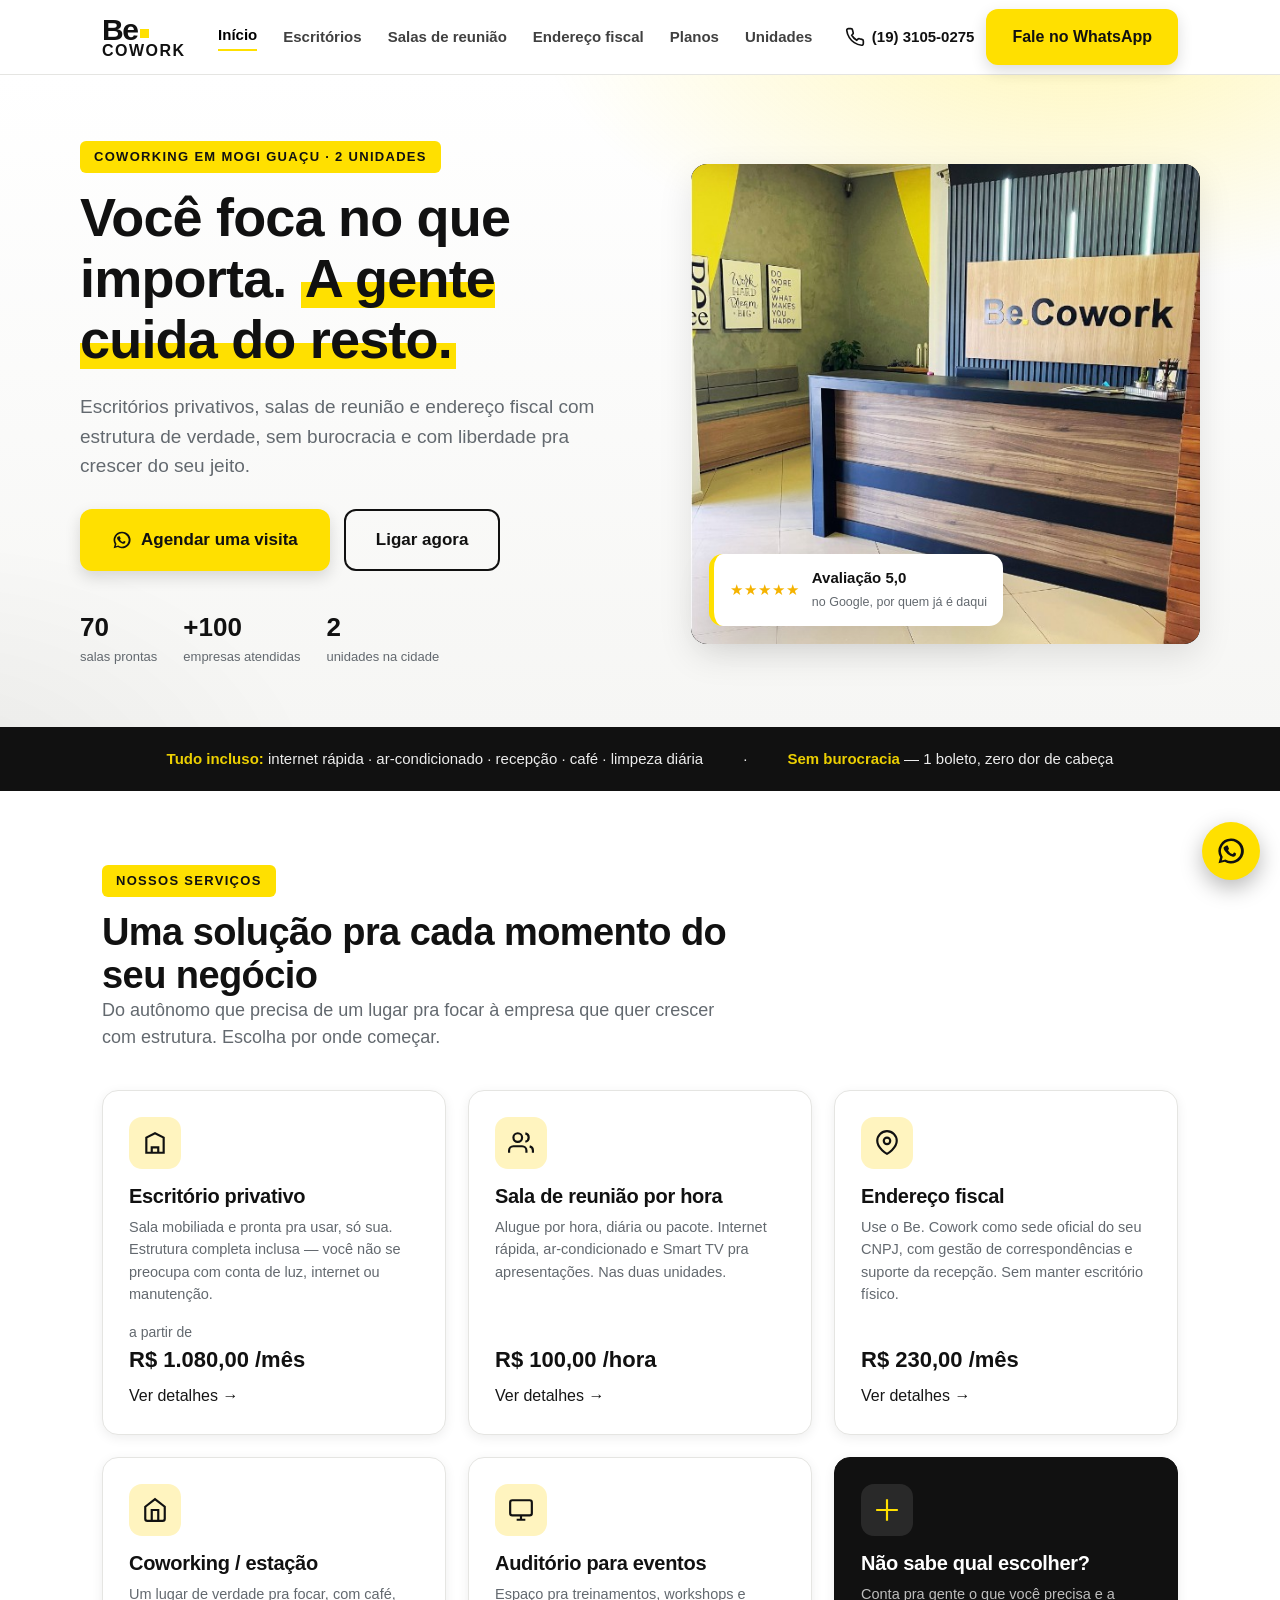
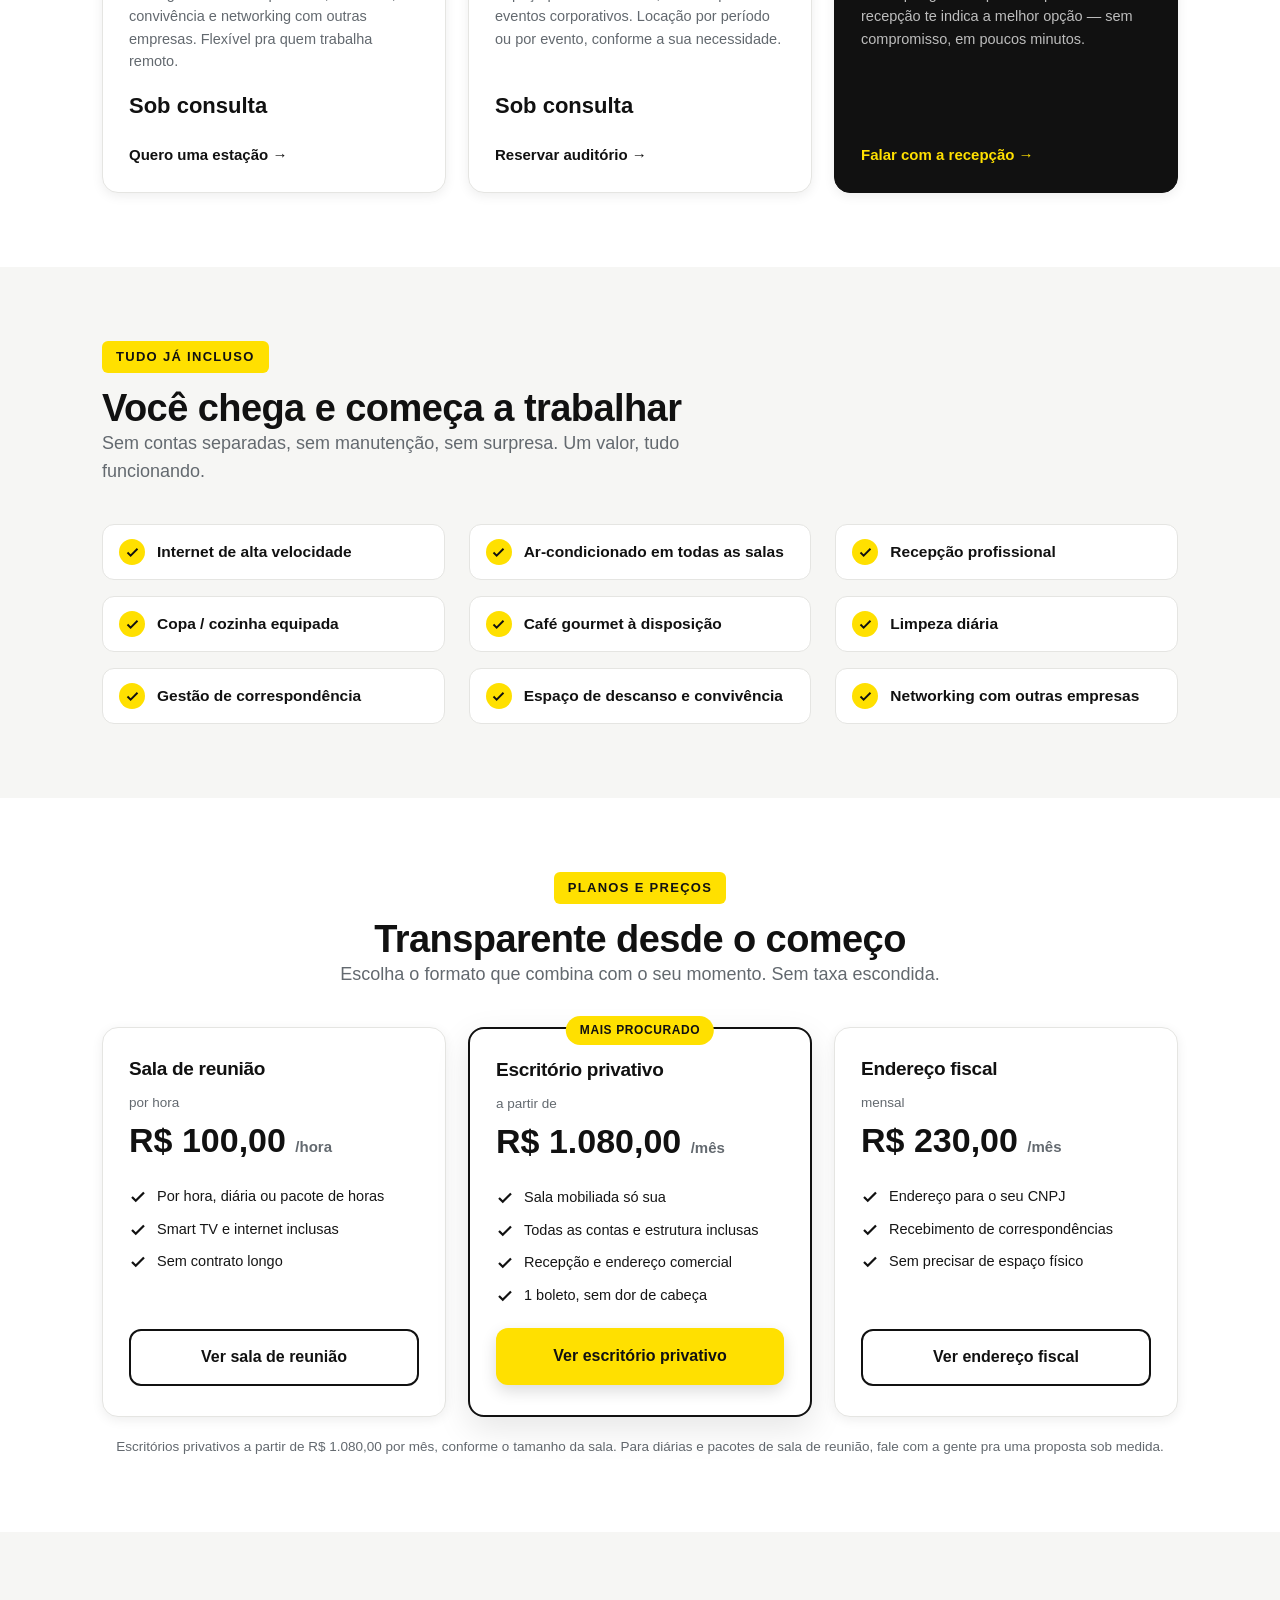
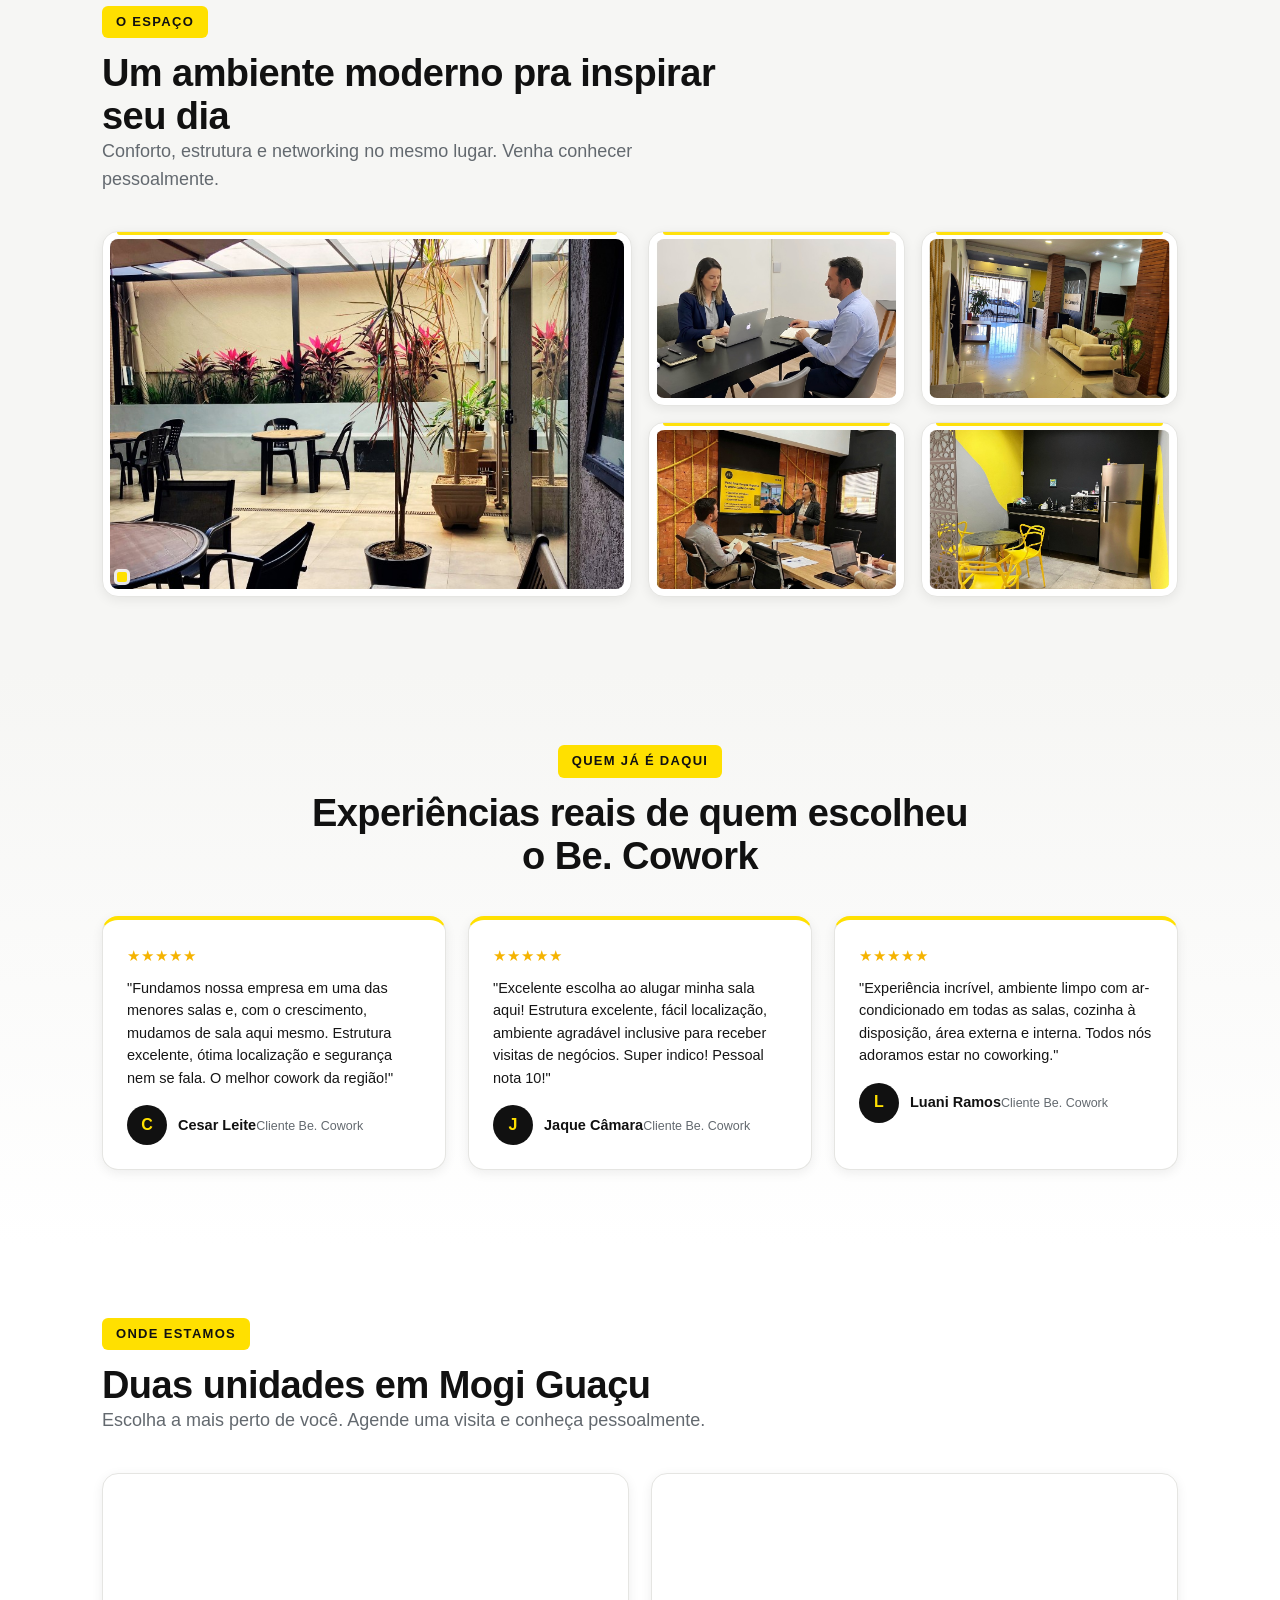
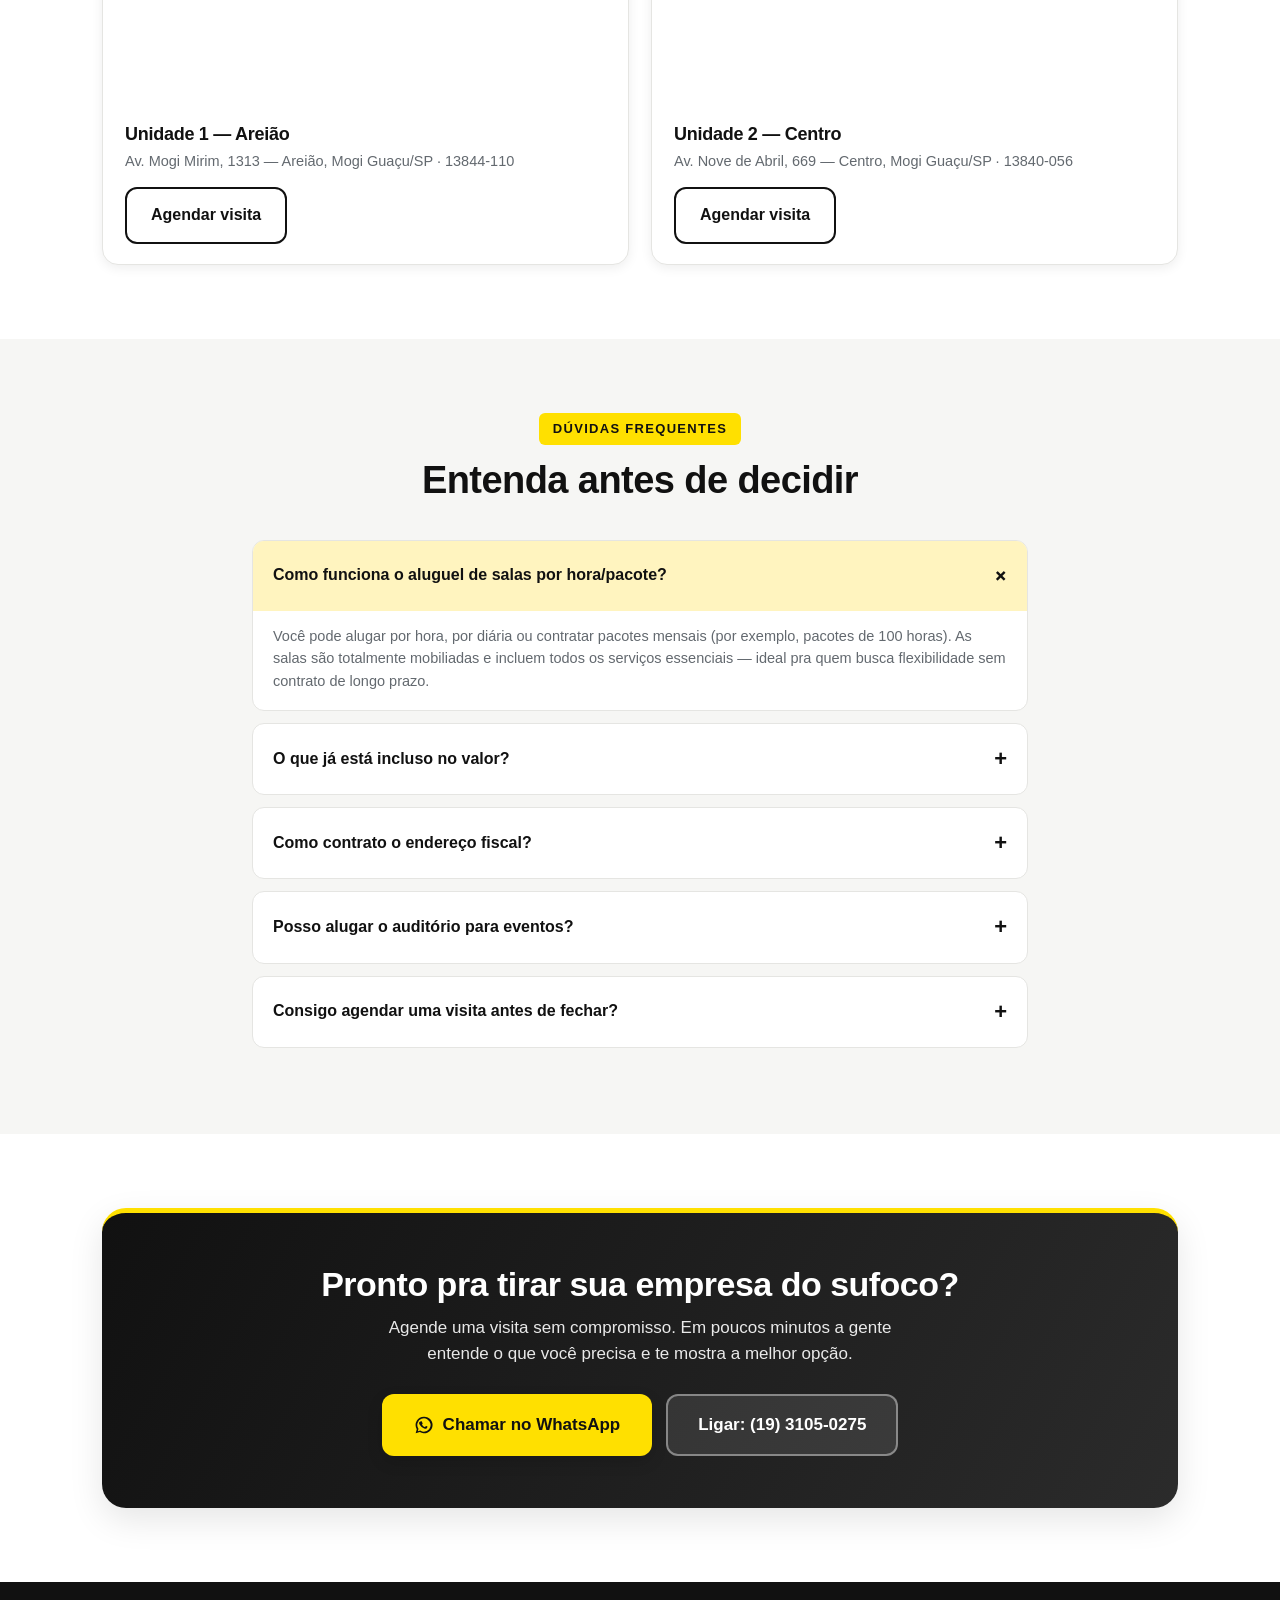
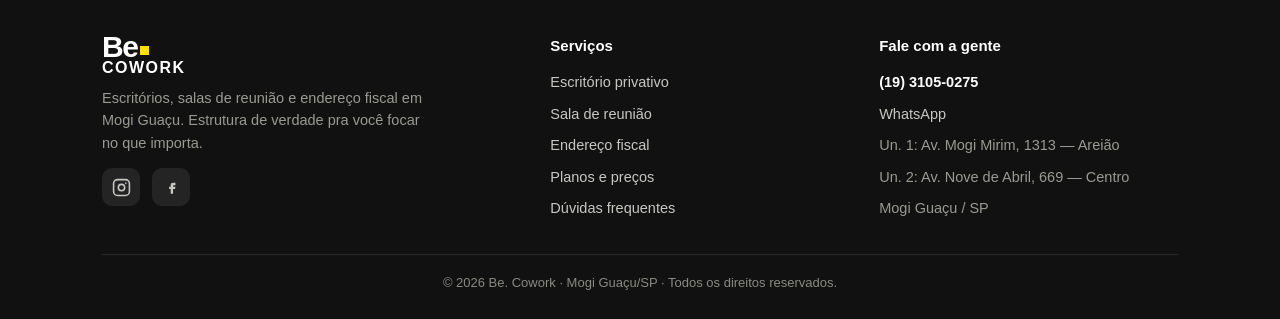
<file: index.html>
<!DOCTYPE html>
<html lang="pt-BR">
<head>
<meta charset="UTF-8">
<meta name="viewport" content="width=device-width, initial-scale=1.0">
<title>Be. Cowork — Escritórios, salas e coworking em Mogi Guaçu</title>
<meta name="description" content="Escritórios privativos, salas de reunião por hora, endereço fiscal e coworking em Mogi Guaçu. Estrutura completa, sem burocracia. Agende uma visita.">
<meta name="theme-color" content="#111111">
<meta property="og:title" content="Be. Cowork — Coworking em Mogi Guaçu">
<meta property="og:description" content="Você foca no que importa, a gente cuida do resto. Escritórios e salas equipadas em Mogi Guaçu.">
<meta property="og:type" content="website">
<meta property="og:locale" content="pt_BR">
<link rel="stylesheet" href="styles.css">
<!--
  BE. COWORK — HOME. WhatsApp/telefone OFICIAL: +55 19 3105-0275 (wa: 551931050275)
  Rastreamento: cliques de contato -> dataLayer (GTM GTM-5V95XCP4). Fotos: trocar blocos .ph. Preços: "R$ ___".
-->
</head>
<body>

<!-- HEADER -->
<header>
  <div class="wrap nav">
    <a href="index.html" class="brand" aria-label="Be. Cowork"><span class="l1">Be<i></i></span><span class="l2">COWORK</span></a>
    <nav class="navlinks" id="menu">
      <a href="index.html" class="active">Início</a>
      <a href="escritorio-privativo.html">Escritórios</a>
      <a href="sala-de-reuniao.html">Salas de reunião</a>
      <a href="endereco-fiscal.html">Endereço fiscal</a>
      <a href="index.html#planos">Planos</a>
      <a href="index.html#unidades">Unidades</a>
    </nav>
    <div class="nav-cta">
      <a href="tel:+551931050275" class="tel-link" data-canal="telefone" data-origem="header">
        <svg class="ico" viewBox="0 0 24 24" fill="none" stroke="currentColor" stroke-width="2"><path d="M22 16.9v3a2 2 0 0 1-2.2 2 19.8 19.8 0 0 1-8.6-3.1 19.5 19.5 0 0 1-6-6 19.8 19.8 0 0 1-3.1-8.7A2 2 0 0 1 4.1 2h3a2 2 0 0 1 2 1.7c.1 1 .4 1.9.7 2.8a2 2 0 0 1-.5 2.1L8.1 9.9a16 16 0 0 0 6 6l1.3-1.3a2 2 0 0 1 2.1-.4c.9.3 1.8.6 2.8.7a2 2 0 0 1 1.7 2z"/></svg>
        (19) 3105-0275
      </a>
      <a href="https://wa.me/551931050275?text=Ol%C3%A1!%20Vi%20o%20site%20e%20quero%20mais%20informa%C3%A7%C3%B5es." class="btn btn-wpp" target="_blank" rel="noopener" data-canal="whatsapp" data-origem="header">Fale no WhatsApp</a>
    </div>
    <button class="burger" id="burger" aria-label="Menu"><span></span><span></span><span></span></button>
  </div>
</header>

<!-- HERO -->
<section class="hero" style="padding:0;">
  <div class="wrap hero-grid">
    <div>
      <span class="eyebrow">Coworking em Mogi Guaçu · 2 unidades</span>
      <h1>Você foca no que importa. <span class="hl">A gente cuida do resto.</span></h1>
      <p class="sub">Escritórios privativos, salas de reunião e endereço fiscal com estrutura de verdade, sem burocracia e com liberdade pra crescer do seu jeito.</p>
      <div class="hero-cta">
        <a href="https://wa.me/551931050275?text=Ol%C3%A1!%20Quero%20agendar%20uma%20visita%20ao%20Be.%20Cowork." class="btn btn-wpp btn-lg" target="_blank" rel="noopener" data-canal="whatsapp" data-origem="hero">
          <svg class="ico" viewBox="0 0 24 24" fill="currentColor"><path d="M12 2a10 10 0 0 0-8.7 15l-1.3 4.8 5-1.3A10 10 0 1 0 12 2zm0 18a8 8 0 0 1-4.1-1.1l-.3-.2-3 .8.8-2.9-.2-.3A8 8 0 1 1 12 20zm4.4-6c-.2-.1-1.4-.7-1.6-.8s-.4-.1-.6.1-.6.8-.8 1-.3.2-.5.1a6.5 6.5 0 0 1-3.2-2.8c-.2-.4.2-.4.6-1.2a.5.5 0 0 0 0-.5l-.8-1.9c-.2-.5-.4-.4-.6-.4h-.5a1 1 0 0 0-.7.3A3 3 0 0 0 6 9.3a5.2 5.2 0 0 0 1.1 2.7 11.8 11.8 0 0 0 4.6 4c2 .8 2 .6 2.4.5a2.6 2.6 0 0 0 1.7-1.2 2.1 2.1 0 0 0 .1-1.2c-.1-.1-.3-.2-.5-.3z"/></svg>
          Agendar uma visita
        </a>
        <a href="tel:+551931050275" class="btn btn-ghost btn-lg" data-canal="telefone" data-origem="hero">Ligar agora</a>
      </div>
      <div class="hero-trust">
        <div class="htx"><div class="n">70</div><div class="l">salas prontas</div></div>
        <div class="htx"><div class="n">+100</div><div class="l">empresas atendidas</div></div>
        <div class="htx"><div class="n">2</div><div class="l">unidades na cidade</div></div>
      </div>
    </div>
    <div class="hero-visual">
      <div class="ph"><img src="images/foto-principal.png" alt="Recepção Be. Cowork — Unidade 1" width="580" height="574" loading="eager"></div>
      <div class="hero-badge">
        <div class="stars">★★★★★</div>
        <div><b>Avaliação 5,0</b><span>no Google, por quem já é daqui</span></div>
      </div>
    </div>
  </div>
</section>

<!-- STRIP -->
<div class="strip">
  <div class="wrap">
    <span><b>Tudo incluso:</b> internet rápida · ar-condicionado · recepção · café · limpeza diária</span>
    <span>·</span>
    <span><b>Sem burocracia</b> — 1 boleto, zero dor de cabeça</span>
  </div>
</div>

<!-- SERVIÇOS -->
<section id="servicos">
  <div class="wrap">
    <div class="sec-head">
      <span class="eyebrow">Nossos serviços</span>
      <h2 class="title">Uma solução pra cada momento do seu negócio</h2>
      <p class="lead">Do autônomo que precisa de um lugar pra focar à empresa que quer crescer com estrutura. Escolha por onde começar.</p>
    </div>
    <div class="grid g3">
      <a class="svc" href="escritorio-privativo.html" id="escritorio-privativo">
        <div class="ic"><svg width="26" height="26" viewBox="0 0 24 24" fill="none" stroke="currentColor" stroke-width="2"><path d="M3 21h18M4 21V7l8-4 8 4v14M9 21v-5h6v5"/></svg></div>
        <h3>Escritório privativo</h3>
        <p>Sala mobiliada e pronta pra usar, só sua. Estrutura completa inclusa — você não se preocupa com conta de luz, internet ou manutenção.</p>
        <div class="price">a partir de <b>R$ 1.080,00 /mês</b></div>
        <span class="more">Ver detalhes →</span>
      </a>
      <a class="svc" href="sala-de-reuniao.html" id="sala-reuniao">
        <div class="ic"><svg width="26" height="26" viewBox="0 0 24 24" fill="none" stroke="currentColor" stroke-width="2"><path d="M17 21v-2a4 4 0 0 0-4-4H5a4 4 0 0 0-4 4v2M9 11a4 4 0 1 0 0-8 4 4 0 0 0 0 8zM23 21v-2a4 4 0 0 0-3-3.9M16 3.1a4 4 0 0 1 0 7.8"/></svg></div>
        <h3>Sala de reunião por hora</h3>
        <p>Alugue por hora, diária ou pacote. Internet rápida, ar-condicionado e Smart TV pra apresentações. Nas duas unidades.</p>
        <div class="price"><b>R$ 100,00 /hora</b></div>
        <span class="more">Ver detalhes →</span>
      </a>
      <a class="svc" href="endereco-fiscal.html" id="endereco-fiscal">
        <div class="ic"><svg width="26" height="26" viewBox="0 0 24 24" fill="none" stroke="currentColor" stroke-width="2"><path d="M21 10c0 7-9 12-9 12s-9-5-9-12a9 9 0 0 1 18 0z"/><circle cx="12" cy="10" r="3"/></svg></div>
        <h3>Endereço fiscal</h3>
        <p>Use o Be. Cowork como sede oficial do seu CNPJ, com gestão de correspondências e suporte da recepção. Sem manter escritório físico.</p>
        <div class="price"><b>R$ 230,00 /mês</b></div>
        <span class="more">Ver detalhes →</span>
      </a>
      <div class="svc">
        <div class="ic"><svg width="26" height="26" viewBox="0 0 24 24" fill="none" stroke="currentColor" stroke-width="2"><path d="M3 9l9-7 9 7v11a2 2 0 0 1-2 2H5a2 2 0 0 1-2-2z"/><path d="M9 22V12h6v10"/></svg></div>
        <h3>Coworking / estação</h3>
        <p>Um lugar de verdade pra focar, com café, convivência e networking com outras empresas. Flexível pra quem trabalha remoto.</p>
        <div class="price"><b>Sob consulta</b></div>
        <a class="more" href="https://wa.me/551931050275?text=Ol%C3%A1!%20Quero%20saber%20sobre%20estação%20de%20coworking." target="_blank" rel="noopener" data-canal="whatsapp" data-origem="card-coworking">Quero uma estação →</a>
      </div>
      <div class="svc">
        <div class="ic"><svg width="26" height="26" viewBox="0 0 24 24" fill="none" stroke="currentColor" stroke-width="2"><rect x="2" y="3" width="20" height="14" rx="2"/><path d="M8 21h8M12 17v4"/></svg></div>
        <h3>Auditório para eventos</h3>
        <p>Espaço pra treinamentos, workshops e eventos corporativos. Locação por período ou por evento, conforme a sua necessidade.</p>
        <div class="price"><b>Sob consulta</b></div>
        <a class="more" href="https://wa.me/551931050275?text=Ol%C3%A1!%20Quero%20alugar%20o%20audit%C3%B3rio%20para%20um%20evento." target="_blank" rel="noopener" data-canal="whatsapp" data-origem="card-auditorio">Reservar auditório →</a>
      </div>
      <div class="svc dark">
        <div class="ic"><svg width="26" height="26" viewBox="0 0 24 24" fill="none" stroke="currentColor" stroke-width="2"><path d="M12 2v20M2 12h20"/></svg></div>
        <h3>Não sabe qual escolher?</h3>
        <p>Conta pra gente o que você precisa e a recepção te indica a melhor opção — sem compromisso, em poucos minutos.</p>
        <a class="more" href="https://wa.me/551931050275?text=Ol%C3%A1!%20N%C3%A3o%20sei%20qual%20op%C3%A7%C3%A3o%20escolher%2C%20podem%20me%20ajudar%3F" target="_blank" rel="noopener" data-canal="whatsapp" data-origem="card-ajuda">Falar com a recepção →</a>
      </div>
    </div>
  </div>
</section>

<!-- INCLUSO -->
<section class="feat">
  <div class="wrap">
    <div class="sec-head">
      <span class="eyebrow">Tudo já incluso</span>
      <h2 class="title">Você chega e começa a trabalhar</h2>
      <p class="lead">Sem contas separadas, sem manutenção, sem surpresa. Um valor, tudo funcionando.</p>
    </div>
    <div class="feat-list">
      <div class="feat-item"><span class="ck"><svg width="15" height="15" viewBox="0 0 24 24" fill="none" stroke="currentColor" stroke-width="3"><path d="M20 6L9 17l-5-5"/></svg></span>Internet de alta velocidade</div>
      <div class="feat-item"><span class="ck"><svg width="15" height="15" viewBox="0 0 24 24" fill="none" stroke="currentColor" stroke-width="3"><path d="M20 6L9 17l-5-5"/></svg></span>Ar-condicionado em todas as salas</div>
      <div class="feat-item"><span class="ck"><svg width="15" height="15" viewBox="0 0 24 24" fill="none" stroke="currentColor" stroke-width="3"><path d="M20 6L9 17l-5-5"/></svg></span>Recepção profissional</div>
      <div class="feat-item"><span class="ck"><svg width="15" height="15" viewBox="0 0 24 24" fill="none" stroke="currentColor" stroke-width="3"><path d="M20 6L9 17l-5-5"/></svg></span>Copa / cozinha equipada</div>
      <div class="feat-item"><span class="ck"><svg width="15" height="15" viewBox="0 0 24 24" fill="none" stroke="currentColor" stroke-width="3"><path d="M20 6L9 17l-5-5"/></svg></span>Café gourmet à disposição</div>
      <div class="feat-item"><span class="ck"><svg width="15" height="15" viewBox="0 0 24 24" fill="none" stroke="currentColor" stroke-width="3"><path d="M20 6L9 17l-5-5"/></svg></span>Limpeza diária</div>
      <div class="feat-item"><span class="ck"><svg width="15" height="15" viewBox="0 0 24 24" fill="none" stroke="currentColor" stroke-width="3"><path d="M20 6L9 17l-5-5"/></svg></span>Gestão de correspondência</div>
      <div class="feat-item"><span class="ck"><svg width="15" height="15" viewBox="0 0 24 24" fill="none" stroke="currentColor" stroke-width="3"><path d="M20 6L9 17l-5-5"/></svg></span>Espaço de descanso e convivência</div>
      <div class="feat-item"><span class="ck"><svg width="15" height="15" viewBox="0 0 24 24" fill="none" stroke="currentColor" stroke-width="3"><path d="M20 6L9 17l-5-5"/></svg></span>Networking com outras empresas</div>
    </div>
  </div>
</section>

<!-- PLANOS -->
<section id="planos">
  <div class="wrap">
    <div class="sec-head center">
      <span class="eyebrow">Planos e preços</span>
      <h2 class="title">Transparente desde o começo</h2>
      <p class="lead center">Escolha o formato que combina com o seu momento. Sem taxa escondida.</p>
    </div>
    <div class="plans">
      <div class="plan">
        <h3>Sala de reunião</h3>
        <div class="from">por hora</div>
        <div class="val">R$ 100,00 <small>/hora</small></div>
        <ul>
          <li><svg width="18" height="18" viewBox="0 0 24 24" fill="none" stroke="currentColor" stroke-width="3"><path d="M20 6L9 17l-5-5"/></svg>Por hora, diária ou pacote de horas</li>
          <li><svg width="18" height="18" viewBox="0 0 24 24" fill="none" stroke="currentColor" stroke-width="3"><path d="M20 6L9 17l-5-5"/></svg>Smart TV e internet inclusas</li>
          <li><svg width="18" height="18" viewBox="0 0 24 24" fill="none" stroke="currentColor" stroke-width="3"><path d="M20 6L9 17l-5-5"/></svg>Sem contrato longo</li>
        </ul>
        <a href="sala-de-reuniao.html" class="btn btn-ghost">Ver sala de reunião</a>
      </div>
      <div class="plan feature">
        <div class="tagpop">Mais procurado</div>
        <h3>Escritório privativo</h3>
        <div class="from">a partir de</div>
        <div class="val">R$ 1.080,00 <small>/mês</small></div>
        <ul>
          <li><svg width="18" height="18" viewBox="0 0 24 24" fill="none" stroke="currentColor" stroke-width="3"><path d="M20 6L9 17l-5-5"/></svg>Sala mobiliada só sua</li>
          <li><svg width="18" height="18" viewBox="0 0 24 24" fill="none" stroke="currentColor" stroke-width="3"><path d="M20 6L9 17l-5-5"/></svg>Todas as contas e estrutura inclusas</li>
          <li><svg width="18" height="18" viewBox="0 0 24 24" fill="none" stroke="currentColor" stroke-width="3"><path d="M20 6L9 17l-5-5"/></svg>Recepção e endereço comercial</li>
          <li><svg width="18" height="18" viewBox="0 0 24 24" fill="none" stroke="currentColor" stroke-width="3"><path d="M20 6L9 17l-5-5"/></svg>1 boleto, sem dor de cabeça</li>
        </ul>
        <a href="escritorio-privativo.html" class="btn btn-wpp">Ver escritório privativo</a>
      </div>
      <div class="plan">
        <h3>Endereço fiscal</h3>
        <div class="from">mensal</div>
        <div class="val">R$ 230,00 <small>/mês</small></div>
        <ul>
          <li><svg width="18" height="18" viewBox="0 0 24 24" fill="none" stroke="currentColor" stroke-width="3"><path d="M20 6L9 17l-5-5"/></svg>Endereço para o seu CNPJ</li>
          <li><svg width="18" height="18" viewBox="0 0 24 24" fill="none" stroke="currentColor" stroke-width="3"><path d="M20 6L9 17l-5-5"/></svg>Recebimento de correspondências</li>
          <li><svg width="18" height="18" viewBox="0 0 24 24" fill="none" stroke="currentColor" stroke-width="3"><path d="M20 6L9 17l-5-5"/></svg>Sem precisar de espaço físico</li>
        </ul>
        <a href="endereco-fiscal.html" class="btn btn-ghost">Ver endereço fiscal</a>
      </div>
    </div>
    <p class="price-note">Escritórios privativos a partir de R$ 1.080,00 por mês, conforme o tamanho da sala. Para diárias e pacotes de sala de reunião, fale com a gente pra uma proposta sob medida.</p>
  </div>
</section>

<!-- GALERIA -->
<section class="feat" id="galeria">
  <div class="wrap">
    <div class="sec-head">
      <span class="eyebrow">O espaço</span>
      <h2 class="title">Um ambiente moderno pra inspirar seu dia</h2>
      <p class="lead">Conforto, estrutura e networking no mesmo lugar. Venha conhecer pessoalmente.</p>
    </div>
    <div class="gal">
      <div class="ph big"><img src="images/area-de-convivencia.png" alt="Área de convivência Be. Cowork" width="800" height="600" loading="lazy"></div>
      <div class="ph"><img src="images/sala-privativa.png" alt="Sala privativa Be. Cowork" width="600" height="400" loading="lazy"></div>
      <div class="ph"><img src="images/recepcao.png" alt="Recepção Be. Cowork" width="600" height="400" loading="lazy"></div>
      <div class="ph"><img src="images/sala-de-reuniao.png" alt="Sala de reunião Be. Cowork" width="600" height="400" loading="lazy"></div>
      <div class="ph"><img src="images/copa-cozinha.png" alt="Copa e cozinha Be. Cowork" width="600" height="400" loading="lazy"></div>
    </div>
  </div>
</section>

<!-- DEPOIMENTOS -->
<section class="tst" id="depoimentos">
  <div class="wrap">
    <div class="sec-head center">
      <span class="eyebrow">Quem já é daqui</span>
      <h2 class="title">Experiências reais de quem escolheu o Be. Cowork</h2>
    </div>
    <div class="grid g3">
      <div class="tcard"><div class="stars">★★★★★</div><p>"Fundamos nossa empresa em uma das menores salas e, com o crescimento, mudamos de sala aqui mesmo. Estrutura excelente, ótima localização e segurança nem se fala. O melhor cowork da região!"</p><div class="who"><div class="av">C</div><div><b>Cesar Leite</b><span>Cliente Be. Cowork</span></div></div></div>
      <div class="tcard"><div class="stars">★★★★★</div><p>"Excelente escolha ao alugar minha sala aqui! Estrutura excelente, fácil localização, ambiente agradável inclusive para receber visitas de negócios. Super indico! Pessoal nota 10!"</p><div class="who"><div class="av">J</div><div><b>Jaque Câmara</b><span>Cliente Be. Cowork</span></div></div></div>
      <div class="tcard"><div class="stars">★★★★★</div><p>"Experiência incrível, ambiente limpo com ar-condicionado em todas as salas, cozinha à disposição, área externa e interna. Todos nós adoramos estar no coworking."</p><div class="who"><div class="av">L</div><div><b>Luani Ramos</b><span>Cliente Be. Cowork</span></div></div></div>
    </div>
  </div>
</section>

<!-- UNIDADES -->
<section id="unidades">
  <div class="wrap">
    <div class="sec-head">
      <span class="eyebrow">Onde estamos</span>
      <h2 class="title">Duas unidades em Mogi Guaçu</h2>
      <p class="lead">Escolha a mais perto de você. Agende uma visita e conheça pessoalmente.</p>
    </div>
    <div class="grid g2">
      <div class="unit">
        <iframe loading="lazy" title="Unidade 1 - Av. Mogi Mirim" src="https://www.google.com/maps/embed?pb=!1m18!1m12!1m3!1d3689.144268461995!2d-46.94578722553535!3d-22.38591811946206!2m3!1f0!2f0!3f0!3m2!1i1024!2i768!4f13.1!3m3!1m2!1s0x94c857d31a10876b%3A0x15a3bf186fa9da17!2sAv.%20Mogi%20Mirim%2C%201313%20-%20Arei%C3%A3o%2C%20Mogi%20Gua%C3%A7u%20-%20SP%2C%2013844-110!5e0!3m2!1spt-BR!2sbr!4v1751918358306"></iframe>
        <div class="body"><h3>Unidade 1 — Areião</h3><p>Av. Mogi Mirim, 1313 — Areião, Mogi Guaçu/SP · 13844-110</p>
          <a href="https://wa.me/551931050275?text=Ol%C3%A1!%20Quero%20visitar%20a%20Unidade%201." class="btn btn-ghost" style="margin-top:14px;" target="_blank" rel="noopener" data-canal="whatsapp" data-origem="unidade-1">Agendar visita</a></div>
      </div>
      <div class="unit">
        <iframe loading="lazy" title="Unidade 2 - Av. Nove de Abril" src="https://www.google.com/maps/embed?pb=!1m18!1m12!1m3!1d3689.6884937785308!2d-46.948311525536106!3d-22.36538801874498!2m3!1f0!2f0!3f0!3m2!1i1024!2i768!4f13.1!3m3!1m2!1s0x94c857b211aa1d41%3A0xc86e0875b64d7d8c!2sAv.%20Nove%20de%20Abril%2C%20669%20-%20Centro%2C%20Mogi%20Gua%C3%A7u%20-%20SP%2C%2013840-056!5e0!3m2!1spt-BR!2sbr!4v1751918536478"></iframe>
        <div class="body"><h3>Unidade 2 — Centro</h3><p>Av. Nove de Abril, 669 — Centro, Mogi Guaçu/SP · 13840-056</p>
          <a href="https://wa.me/551931050275?text=Ol%C3%A1!%20Quero%20visitar%20a%20Unidade%202." class="btn btn-ghost" style="margin-top:14px;" target="_blank" rel="noopener" data-canal="whatsapp" data-origem="unidade-2">Agendar visita</a></div>
      </div>
    </div>
  </div>
</section>

<!-- FAQ -->
<section class="feat faq" id="faq">
  <div class="wrap" style="max-width:820px;">
    <div class="sec-head center"><span class="eyebrow">Dúvidas frequentes</span><h2 class="title">Entenda antes de decidir</h2></div>
    <details open><summary>Como funciona o aluguel de salas por hora/pacote?<span class="pl">+</span></summary><div class="ans">Você pode alugar por hora, por diária ou contratar pacotes mensais (por exemplo, pacotes de 100 horas). As salas são totalmente mobiliadas e incluem todos os serviços essenciais — ideal pra quem busca flexibilidade sem contrato de longo prazo.</div></details>
    <details><summary>O que já está incluso no valor?<span class="pl">+</span></summary><div class="ans">Internet rápida, ar-condicionado, recepção profissional, gestão de correspondência, copa/cozinha equipada e espaço de descanso e convivência. Sem contas de água, luz, internet ou manutenção por fora.</div></details>
    <details><summary>Como contrato o endereço fiscal?<span class="pl">+</span></summary><div class="ans">Você contrata direto com o Be. Cowork. O serviço inclui o uso do endereço em documentos oficiais e no CNPJ, além da gestão e recebimento de correspondências com suporte da recepção.</div></details>
    <details><summary>Posso alugar o auditório para eventos?<span class="pl">+</span></summary><div class="ans">Sim! Temos auditório para eventos corporativos, treinamentos e workshops. A locação pode ser por período ou por evento, conforme a sua necessidade.</div></details>
    <details><summary>Consigo agendar uma visita antes de fechar?<span class="pl">+</span></summary><div class="ans">Com certeza — a gente até recomenda. Chame no WhatsApp ou ligue no (19) 3105-0275 e a recepção agenda o melhor horário pra você conhecer as duas unidades.</div></details>
  </div>
</section>

<!-- CTA -->
<section>
  <div class="wrap">
    <div class="cta-band">
      <h2>Pronto pra tirar sua empresa do sufoco?</h2>
      <p>Agende uma visita sem compromisso. Em poucos minutos a gente entende o que você precisa e te mostra a melhor opção.</p>
      <div class="hero-cta" style="justify-content:center;">
        <a href="https://wa.me/551931050275?text=Ol%C3%A1!%20Quero%20agendar%20uma%20visita%20ao%20Be.%20Cowork." class="btn btn-wpp btn-lg" target="_blank" rel="noopener" data-canal="whatsapp" data-origem="cta-final">
          <svg class="ico" viewBox="0 0 24 24" fill="currentColor"><path d="M12 2a10 10 0 0 0-8.7 15l-1.3 4.8 5-1.3A10 10 0 1 0 12 2zm0 18a8 8 0 0 1-4.1-1.1l-.3-.2-3 .8.8-2.9-.2-.3A8 8 0 1 1 12 20zm4.4-6c-.2-.1-1.4-.7-1.6-.8s-.4-.1-.6.1-.6.8-.8 1-.3.2-.5.1a6.5 6.5 0 0 1-3.2-2.8c-.2-.4.2-.4.6-1.2a.5.5 0 0 0 0-.5l-.8-1.9c-.2-.5-.4-.4-.6-.4h-.5a1 1 0 0 0-.7.3A3 3 0 0 0 6 9.3a5.2 5.2 0 0 0 1.1 2.7 11.8 11.8 0 0 0 4.6 4c2 .8 2 .6 2.4.5a2.6 2.6 0 0 0 1.7-1.2 2.1 2.1 0 0 0 .1-1.2c-.1-.1-.3-.2-.5-.3z"/></svg>
          Chamar no WhatsApp
        </a>
        <a href="tel:+551931050275" class="btn btn-ghost btn-lg" data-canal="telefone" data-origem="cta-final">Ligar: (19) 3105-0275</a>
      </div>
    </div>
  </div>
</section>

<!-- FOOTER -->
<footer>
  <div class="wrap">
    <div class="fgrid">
      <div>
        <span class="brand inv"><span class="l1">Be<i></i></span><span class="l2">COWORK</span></span>
        <p style="max-width:320px;color:#9a9a92;margin-top:12px;">Escritórios, salas de reunião e endereço fiscal em Mogi Guaçu. Estrutura de verdade pra você focar no que importa.</p>
        <div class="soc">
          <a href="https://www.instagram.com/be.cowork/" target="_blank" rel="noopener" aria-label="Instagram"><svg width="19" height="19" viewBox="0 0 24 24" fill="none" stroke="currentColor" stroke-width="2"><rect x="2" y="2" width="20" height="20" rx="5"/><circle cx="12" cy="12" r="4"/><circle cx="17.5" cy="6.5" r="1" fill="currentColor" stroke="none"/></svg></a>
          <a href="https://www.facebook.com/be.coworkoficial/" target="_blank" rel="noopener" aria-label="Facebook"><svg width="19" height="19" viewBox="0 0 24 24" fill="currentColor"><path d="M14 9h3V6h-3c-2 0-3 1-3 3v2H9v3h2v6h3v-6h2.5l.5-3H14v-1c0-.6.4-1 1-1z"/></svg></a>
        </div>
      </div>
      <div><h4>Serviços</h4><div class="flist">
        <a href="escritorio-privativo.html">Escritório privativo</a>
        <a href="sala-de-reuniao.html">Sala de reunião</a>
        <a href="endereco-fiscal.html">Endereço fiscal</a>
        <a href="index.html#planos">Planos e preços</a>
        <a href="index.html#faq">Dúvidas frequentes</a>
      </div></div>
      <div><h4>Fale com a gente</h4><div class="flist">
        <a href="tel:+551931050275" data-canal="telefone" data-origem="footer"><b style="color:#fff;">(19) 3105-0275</b></a>
        <a href="https://wa.me/551931050275?text=Ol%C3%A1!%20Vi%20o%20site%20e%20quero%20mais%20informa%C3%A7%C3%B5es." target="_blank" rel="noopener" data-canal="whatsapp" data-origem="footer">WhatsApp</a>
        <span style="color:#9a9a92;">Un. 1: Av. Mogi Mirim, 1313 — Areião</span>
        <span style="color:#9a9a92;">Un. 2: Av. Nove de Abril, 669 — Centro</span>
        <span style="color:#9a9a92;">Mogi Guaçu / SP</span>
      </div></div>
    </div>
    <div class="fbar">© 2026 Be. Cowork · Mogi Guaçu/SP · Todos os direitos reservados.</div>
  </div>
</footer>

<a href="https://wa.me/551931050275?text=Ol%C3%A1!%20Vi%20o%20site%20e%20quero%20mais%20informa%C3%A7%C3%B5es." class="float-wpp" target="_blank" rel="noopener" aria-label="WhatsApp" data-canal="whatsapp" data-origem="botao-flutuante">
  <svg width="30" height="30" viewBox="0 0 24 24" fill="currentColor"><path d="M12 2a10 10 0 0 0-8.7 15l-1.3 4.8 5-1.3A10 10 0 1 0 12 2zm0 18a8 8 0 0 1-4.1-1.1l-.3-.2-3 .8.8-2.9-.2-.3A8 8 0 1 1 12 20zm4.4-6c-.2-.1-1.4-.7-1.6-.8s-.4-.1-.6.1-.6.8-.8 1-.3.2-.5.1a6.5 6.5 0 0 1-3.2-2.8c-.2-.4.2-.4.6-1.2a.5.5 0 0 0 0-.5l-.8-1.9c-.2-.5-.4-.4-.6-.4h-.5a1 1 0 0 0-.7.3A3 3 0 0 0 6 9.3a5.2 5.2 0 0 0 1.1 2.7 11.8 11.8 0 0 0 4.6 4c2 .8 2 .6 2.4.5a2.6 2.6 0 0 0 1.7-1.2 2.1 2.1 0 0 0 .1-1.2c-.1-.1-.3-.2-.5-.3z"/></svg>
</a>

<script src="app.js"></script>
</body>
</html>
</file>
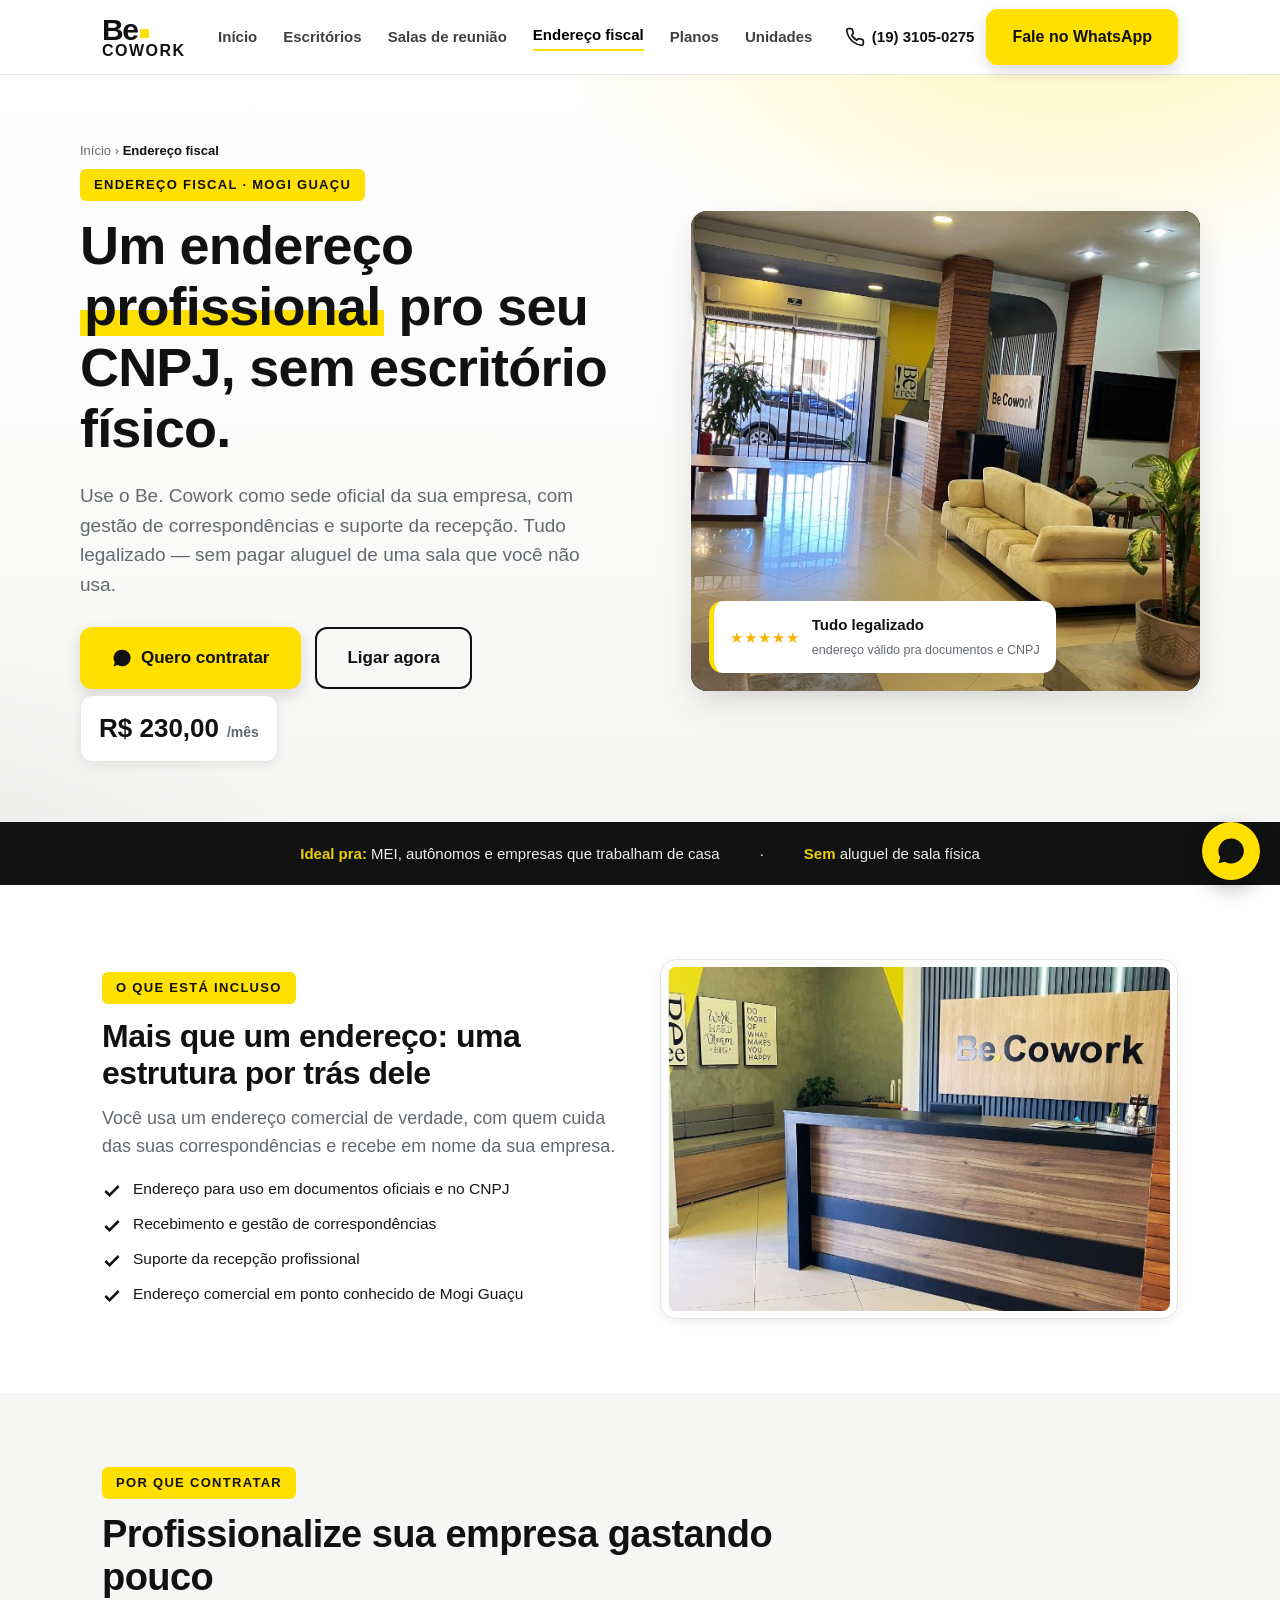
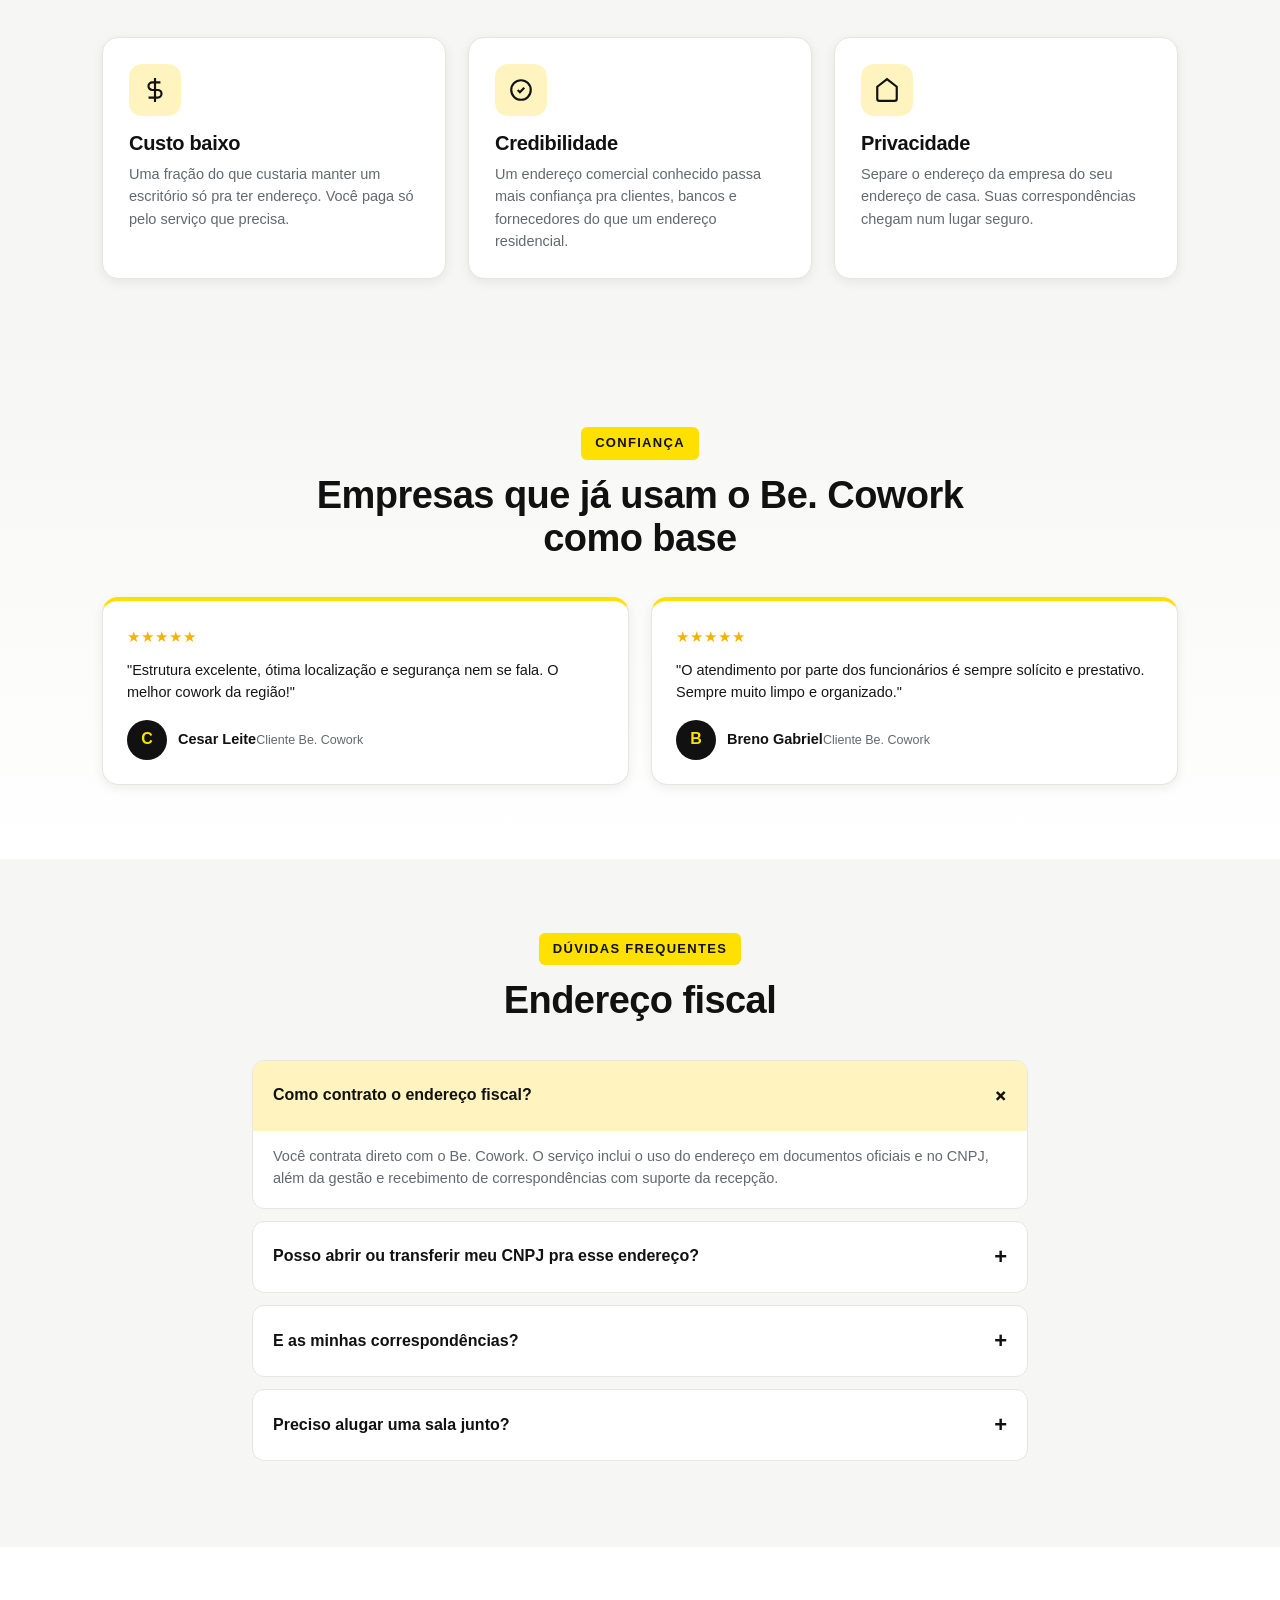
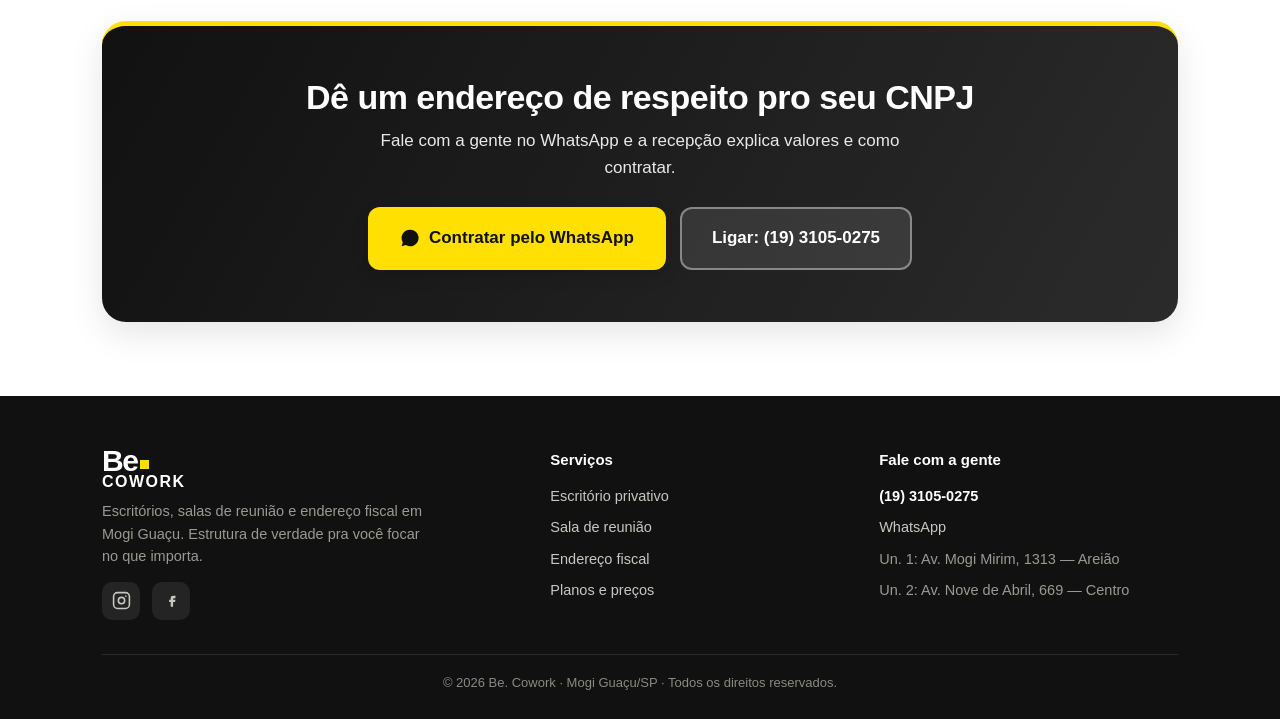
<file: endereco-fiscal.html>
<!DOCTYPE html>
<html lang="pt-BR">
<head>
<meta charset="UTF-8">
<meta name="viewport" content="width=device-width, initial-scale=1.0">
<title>Endereço fiscal para CNPJ em Mogi Guaçu | Be. Cowork</title>
<meta name="description" content="Endereço fiscal em Mogi Guaçu para o seu CNPJ, com gestão de correspondências e suporte da recepção. Tudo legalizado, sem manter escritório físico. Contrate pelo WhatsApp.">
<meta name="theme-color" content="#111111">
<meta property="og:title" content="Endereço fiscal para CNPJ em Mogi Guaçu | Be. Cowork">
<meta property="og:description" content="Use o Be. Cowork como sede oficial do seu CNPJ. Legalizado, sem escritório físico.">
<meta property="og:type" content="website">
<link rel="stylesheet" href="styles.css">
<!-- LANDING: ENDEREÇO FISCAL. Alvo de anúncios: "endereço fiscal", "endereço para CNPJ", "alugar endereço comercial". WhatsApp: 551931050275 -->
</head>
<body>

<!-- HEADER -->
<header>
  <div class="wrap nav">
    <a href="index.html" class="brand" aria-label="Be. Cowork"><span class="l1">Be<i></i></span><span class="l2">COWORK</span></a>
    <nav class="navlinks" id="menu">
      <a href="index.html">Início</a>
      <a href="escritorio-privativo.html">Escritórios</a>
      <a href="sala-de-reuniao.html">Salas de reunião</a>
      <a href="endereco-fiscal.html" class="active">Endereço fiscal</a>
      <a href="index.html#planos">Planos</a>
      <a href="index.html#unidades">Unidades</a>
    </nav>
    <div class="nav-cta">
      <a href="tel:+551931050275" class="tel-link" data-canal="telefone" data-origem="header"><svg class="ico" viewBox="0 0 24 24" fill="none" stroke="currentColor" stroke-width="2"><path d="M22 16.9v3a2 2 0 0 1-2.2 2 19.8 19.8 0 0 1-8.6-3.1 19.5 19.5 0 0 1-6-6 19.8 19.8 0 0 1-3.1-8.7A2 2 0 0 1 4.1 2h3a2 2 0 0 1 2 1.7c.1 1 .4 1.9.7 2.8a2 2 0 0 1-.5 2.1L8.1 9.9a16 16 0 0 0 6 6l1.3-1.3a2 2 0 0 1 2.1-.4c.9.3 1.8.6 2.8.7a2 2 0 0 1 1.7 2z"/></svg>(19) 3105-0275</a>
      <a href="https://wa.me/551931050275?text=Ol%C3%A1!%20Quero%20contratar%20endere%C3%A7o%20fiscal." class="btn btn-wpp" target="_blank" rel="noopener" data-canal="whatsapp" data-origem="header">Fale no WhatsApp</a>
    </div>
    <button class="burger" id="burger" aria-label="Menu"><span></span><span></span><span></span></button>
  </div>
</header>

<!-- HERO -->
<section class="hero" style="padding:0;">
  <div class="wrap hero-grid">
    <div>
      <div class="crumb"><a href="index.html">Início</a> › <b>Endereço fiscal</b></div>
      <span class="eyebrow">Endereço fiscal · Mogi Guaçu</span>
      <h1>Um endereço <span class="hl">profissional</span> pro seu CNPJ, sem escritório físico.</h1>
      <p class="sub">Use o Be. Cowork como sede oficial da sua empresa, com gestão de correspondências e suporte da recepção. Tudo legalizado — sem pagar aluguel de uma sala que você não usa.</p>
      <div class="hero-cta">
        <a href="https://wa.me/551931050275?text=Ol%C3%A1!%20Quero%20contratar%20endere%C3%A7o%20fiscal%20para%20meu%20CNPJ." class="btn btn-wpp btn-lg" target="_blank" rel="noopener" data-canal="whatsapp" data-origem="lp-fiscal-hero">
          <svg class="ico" viewBox="0 0 24 24" fill="currentColor"><path d="M12 2a10 10 0 0 0-8.7 15l-1.3 4.8 5-1.3A10 10 0 1 0 12 2zm4.4 12c-.2-.1-1.4-.7-1.6-.8s-.4-.1-.6.1-.6.8-.8 1-.3.2-.5.1a6.5 6.5 0 0 1-3.2-2.8c-.2-.4.2-.4.6-1.2a.5.5 0 0 0 0-.5l-.8-1.9c-.2-.5-.4-.4-.6-.4h-.5a1 1 0 0 0-.7.3A3 3 0 0 0 6 9.3a5.2 5.2 0 0 0 1.1 2.7 11.8 11.8 0 0 0 4.6 4c2 .8 2 .6 2.4.5a2.6 2.6 0 0 0 1.7-1.2 2.1 2.1 0 0 0 .1-1.2c-.1-.1-.3-.2-.5-.3z"/></svg>
          Quero contratar
        </a>
        <a href="tel:+551931050275" class="btn btn-ghost btn-lg" data-canal="telefone" data-origem="lp-fiscal-hero">Ligar agora</a>
      </div>
      <div class="pricechip"><b>R$ 230,00</b><span class="u">/mês</span></div>
    </div>
    <div class="hero-visual">
      <div class="ph"><img src="images/recepcao.png" alt="Recepção Be. Cowork" width="800" height="600" loading="eager"></div>
      <div class="hero-badge"><div class="stars">★★★★★</div><div><b>Tudo legalizado</b><span>endereço válido pra documentos e CNPJ</span></div></div>
    </div>
  </div>
</section>

<!-- STRIP -->
<div class="strip"><div class="wrap"><span><b>Ideal pra:</b> MEI, autônomos e empresas que trabalham de casa</span><span>·</span><span><b>Sem</b> aluguel de sala física</span></div></div>

<!-- SPLIT -->
<section>
  <div class="wrap split">
    <div class="txt">
      <span class="eyebrow">O que está incluso</span>
      <h2>Mais que um endereço: uma estrutura por trás dele</h2>
      <p class="lead">Você usa um endereço comercial de verdade, com quem cuida das suas correspondências e recebe em nome da sua empresa.</p>
      <ul>
        <li><svg width="20" height="20" viewBox="0 0 24 24" fill="none" stroke="currentColor" stroke-width="3"><path d="M20 6L9 17l-5-5"/></svg>Endereço para uso em documentos oficiais e no CNPJ</li>
        <li><svg width="20" height="20" viewBox="0 0 24 24" fill="none" stroke="currentColor" stroke-width="3"><path d="M20 6L9 17l-5-5"/></svg>Recebimento e gestão de correspondências</li>
        <li><svg width="20" height="20" viewBox="0 0 24 24" fill="none" stroke="currentColor" stroke-width="3"><path d="M20 6L9 17l-5-5"/></svg>Suporte da recepção profissional</li>
        <li><svg width="20" height="20" viewBox="0 0 24 24" fill="none" stroke="currentColor" stroke-width="3"><path d="M20 6L9 17l-5-5"/></svg>Endereço comercial em ponto conhecido de Mogi Guaçu</li>
      </ul>
    </div>
    <div class="ph"><img src="images/foto-principal.png" alt="Recepção profissional Be. Cowork" width="800" height="600" loading="lazy"></div>
  </div>
</section>

<!-- BENEFÍCIOS -->
<section class="feat">
  <div class="wrap">
    <div class="sec-head"><span class="eyebrow">Por que contratar</span><h2 class="title">Profissionalize sua empresa gastando pouco</h2></div>
    <div class="grid g3">
      <div class="svc"><div class="ic"><svg width="26" height="26" viewBox="0 0 24 24" fill="none" stroke="currentColor" stroke-width="2"><path d="M12 1v22M17 5H9.5a3.5 3.5 0 0 0 0 7h5a3.5 3.5 0 0 1 0 7H6"/></svg></div><h3>Custo baixo</h3><p>Uma fração do que custaria manter um escritório só pra ter endereço. Você paga só pelo serviço que precisa.</p></div>
      <div class="svc"><div class="ic"><svg width="26" height="26" viewBox="0 0 24 24" fill="none" stroke="currentColor" stroke-width="2"><path d="M9 12l2 2 4-4M21 12a9 9 0 1 1-18 0 9 9 0 0 1 18 0z"/></svg></div><h3>Credibilidade</h3><p>Um endereço comercial conhecido passa mais confiança pra clientes, bancos e fornecedores do que um endereço residencial.</p></div>
      <div class="svc"><div class="ic"><svg width="26" height="26" viewBox="0 0 24 24" fill="none" stroke="currentColor" stroke-width="2"><path d="M3 9l9-7 9 7v11a2 2 0 0 1-2 2H5a2 2 0 0 1-2-2z"/></svg></div><h3>Privacidade</h3><p>Separe o endereço da empresa do seu endereço de casa. Suas correspondências chegam num lugar seguro.</p></div>
    </div>
  </div>
</section>

<!-- DEPOIMENTO -->
<section class="tst">
  <div class="wrap">
    <div class="sec-head center"><span class="eyebrow">Confiança</span><h2 class="title">Empresas que já usam o Be. Cowork como base</h2></div>
    <div class="grid g2">
      <div class="tcard"><div class="stars">★★★★★</div><p>"Estrutura excelente, ótima localização e segurança nem se fala. O melhor cowork da região!"</p><div class="who"><div class="av">C</div><div><b>Cesar Leite</b><span>Cliente Be. Cowork</span></div></div></div>
      <div class="tcard"><div class="stars">★★★★★</div><p>"O atendimento por parte dos funcionários é sempre solícito e prestativo. Sempre muito limpo e organizado."</p><div class="who"><div class="av">B</div><div><b>Breno Gabriel</b><span>Cliente Be. Cowork</span></div></div></div>
    </div>
  </div>
</section>

<!-- FAQ -->
<section class="feat faq">
  <div class="wrap" style="max-width:820px;">
    <div class="sec-head center"><span class="eyebrow">Dúvidas frequentes</span><h2 class="title">Endereço fiscal</h2></div>
    <details open><summary>Como contrato o endereço fiscal?<span class="pl">+</span></summary><div class="ans">Você contrata direto com o Be. Cowork. O serviço inclui o uso do endereço em documentos oficiais e no CNPJ, além da gestão e recebimento de correspondências com suporte da recepção.</div></details>
    <details><summary>Posso abrir ou transferir meu CNPJ pra esse endereço?<span class="pl">+</span></summary><div class="ans">Sim, o endereço pode ser usado como sede oficial da sua empresa. Fale com a gente que explicamos o passo a passo conforme o seu caso.</div></details>
    <details><summary>E as minhas correspondências?<span class="pl">+</span></summary><div class="ans">A recepção recebe e faz a gestão das suas correspondências em nome da empresa, e avisa você quando algo chegar.</div></details>
    <details><summary>Preciso alugar uma sala junto?<span class="pl">+</span></summary><div class="ans">Não. O endereço fiscal é um serviço à parte — você contrata só ele, sem precisar de sala física. Se quiser, pode complementar com sala de reunião por hora.</div></details>
  </div>
</section>

<!-- CTA -->
<section>
  <div class="wrap"><div class="cta-band">
    <h2>Dê um endereço de respeito pro seu CNPJ</h2>
    <p>Fale com a gente no WhatsApp e a recepção explica valores e como contratar.</p>
    <div class="hero-cta" style="justify-content:center;">
      <a href="https://wa.me/551931050275?text=Ol%C3%A1!%20Quero%20contratar%20endere%C3%A7o%20fiscal." class="btn btn-wpp btn-lg" target="_blank" rel="noopener" data-canal="whatsapp" data-origem="lp-fiscal-cta"><svg class="ico" viewBox="0 0 24 24" fill="currentColor"><path d="M12 2a10 10 0 0 0-8.7 15l-1.3 4.8 5-1.3A10 10 0 1 0 12 2zm4.4 12c-.2-.1-1.4-.7-1.6-.8s-.4-.1-.6.1-.6.8-.8 1-.3.2-.5.1a6.5 6.5 0 0 1-3.2-2.8c-.2-.4.2-.4.6-1.2a.5.5 0 0 0 0-.5l-.8-1.9c-.2-.5-.4-.4-.6-.4h-.5a1 1 0 0 0-.7.3A3 3 0 0 0 6 9.3a5.2 5.2 0 0 0 1.1 2.7 11.8 11.8 0 0 0 4.6 4c2 .8 2 .6 2.4.5a2.6 2.6 0 0 0 1.7-1.2 2.1 2.1 0 0 0 .1-1.2c-.1-.1-.3-.2-.5-.3z"/></svg>Contratar pelo WhatsApp</a>
      <a href="tel:+551931050275" class="btn btn-ghost btn-lg" data-canal="telefone" data-origem="lp-fiscal-cta">Ligar: (19) 3105-0275</a>
    </div>
  </div></div>
</section>

<!-- FOOTER -->
<footer>
  <div class="wrap"><div class="fgrid">
    <div>
      <span class="brand inv"><span class="l1">Be<i></i></span><span class="l2">COWORK</span></span>
      <p style="max-width:320px;color:#9a9a92;margin-top:12px;">Escritórios, salas de reunião e endereço fiscal em Mogi Guaçu. Estrutura de verdade pra você focar no que importa.</p>
      <div class="soc"><a href="https://www.instagram.com/be.cowork/" target="_blank" rel="noopener" aria-label="Instagram"><svg width="19" height="19" viewBox="0 0 24 24" fill="none" stroke="currentColor" stroke-width="2"><rect x="2" y="2" width="20" height="20" rx="5"/><circle cx="12" cy="12" r="4"/><circle cx="17.5" cy="6.5" r="1" fill="currentColor" stroke="none"/></svg></a><a href="https://www.facebook.com/be.coworkoficial/" target="_blank" rel="noopener" aria-label="Facebook"><svg width="19" height="19" viewBox="0 0 24 24" fill="currentColor"><path d="M14 9h3V6h-3c-2 0-3 1-3 3v2H9v3h2v6h3v-6h2.5l.5-3H14v-1c0-.6.4-1 1-1z"/></svg></a></div>
    </div>
    <div><h4>Serviços</h4><div class="flist"><a href="escritorio-privativo.html">Escritório privativo</a><a href="sala-de-reuniao.html">Sala de reunião</a><a href="endereco-fiscal.html">Endereço fiscal</a><a href="index.html#planos">Planos e preços</a></div></div>
    <div><h4>Fale com a gente</h4><div class="flist"><a href="tel:+551931050275" data-canal="telefone" data-origem="footer"><b style="color:#fff;">(19) 3105-0275</b></a><a href="https://wa.me/551931050275?text=Ol%C3%A1!%20Vi%20o%20site%20e%20quero%20mais%20informa%C3%A7%C3%B5es." target="_blank" rel="noopener" data-canal="whatsapp" data-origem="footer">WhatsApp</a><span style="color:#9a9a92;">Un. 1: Av. Mogi Mirim, 1313 — Areião</span><span style="color:#9a9a92;">Un. 2: Av. Nove de Abril, 669 — Centro</span></div></div>
  </div><div class="fbar">© 2026 Be. Cowork · Mogi Guaçu/SP · Todos os direitos reservados.</div></div>
</footer>

<a href="https://wa.me/551931050275?text=Ol%C3%A1!%20Quero%20contratar%20endere%C3%A7o%20fiscal." class="float-wpp" target="_blank" rel="noopener" aria-label="WhatsApp" data-canal="whatsapp" data-origem="botao-flutuante"><svg width="30" height="30" viewBox="0 0 24 24" fill="currentColor"><path d="M12 2a10 10 0 0 0-8.7 15l-1.3 4.8 5-1.3A10 10 0 1 0 12 2zm4.4 12c-.2-.1-1.4-.7-1.6-.8s-.4-.1-.6.1-.6.8-.8 1-.3.2-.5.1a6.5 6.5 0 0 1-3.2-2.8c-.2-.4.2-.4.6-1.2a.5.5 0 0 0 0-.5l-.8-1.9c-.2-.5-.4-.4-.6-.4h-.5a1 1 0 0 0-.7.3A3 3 0 0 0 6 9.3a5.2 5.2 0 0 0 1.1 2.7 11.8 11.8 0 0 0 4.6 4c2 .8 2 .6 2.4.5a2.6 2.6 0 0 0 1.7-1.2 2.1 2.1 0 0 0 .1-1.2c-.1-.1-.3-.2-.5-.3z"/></svg></a>
<script src="app.js"></script>
</body>
</html>
</file>
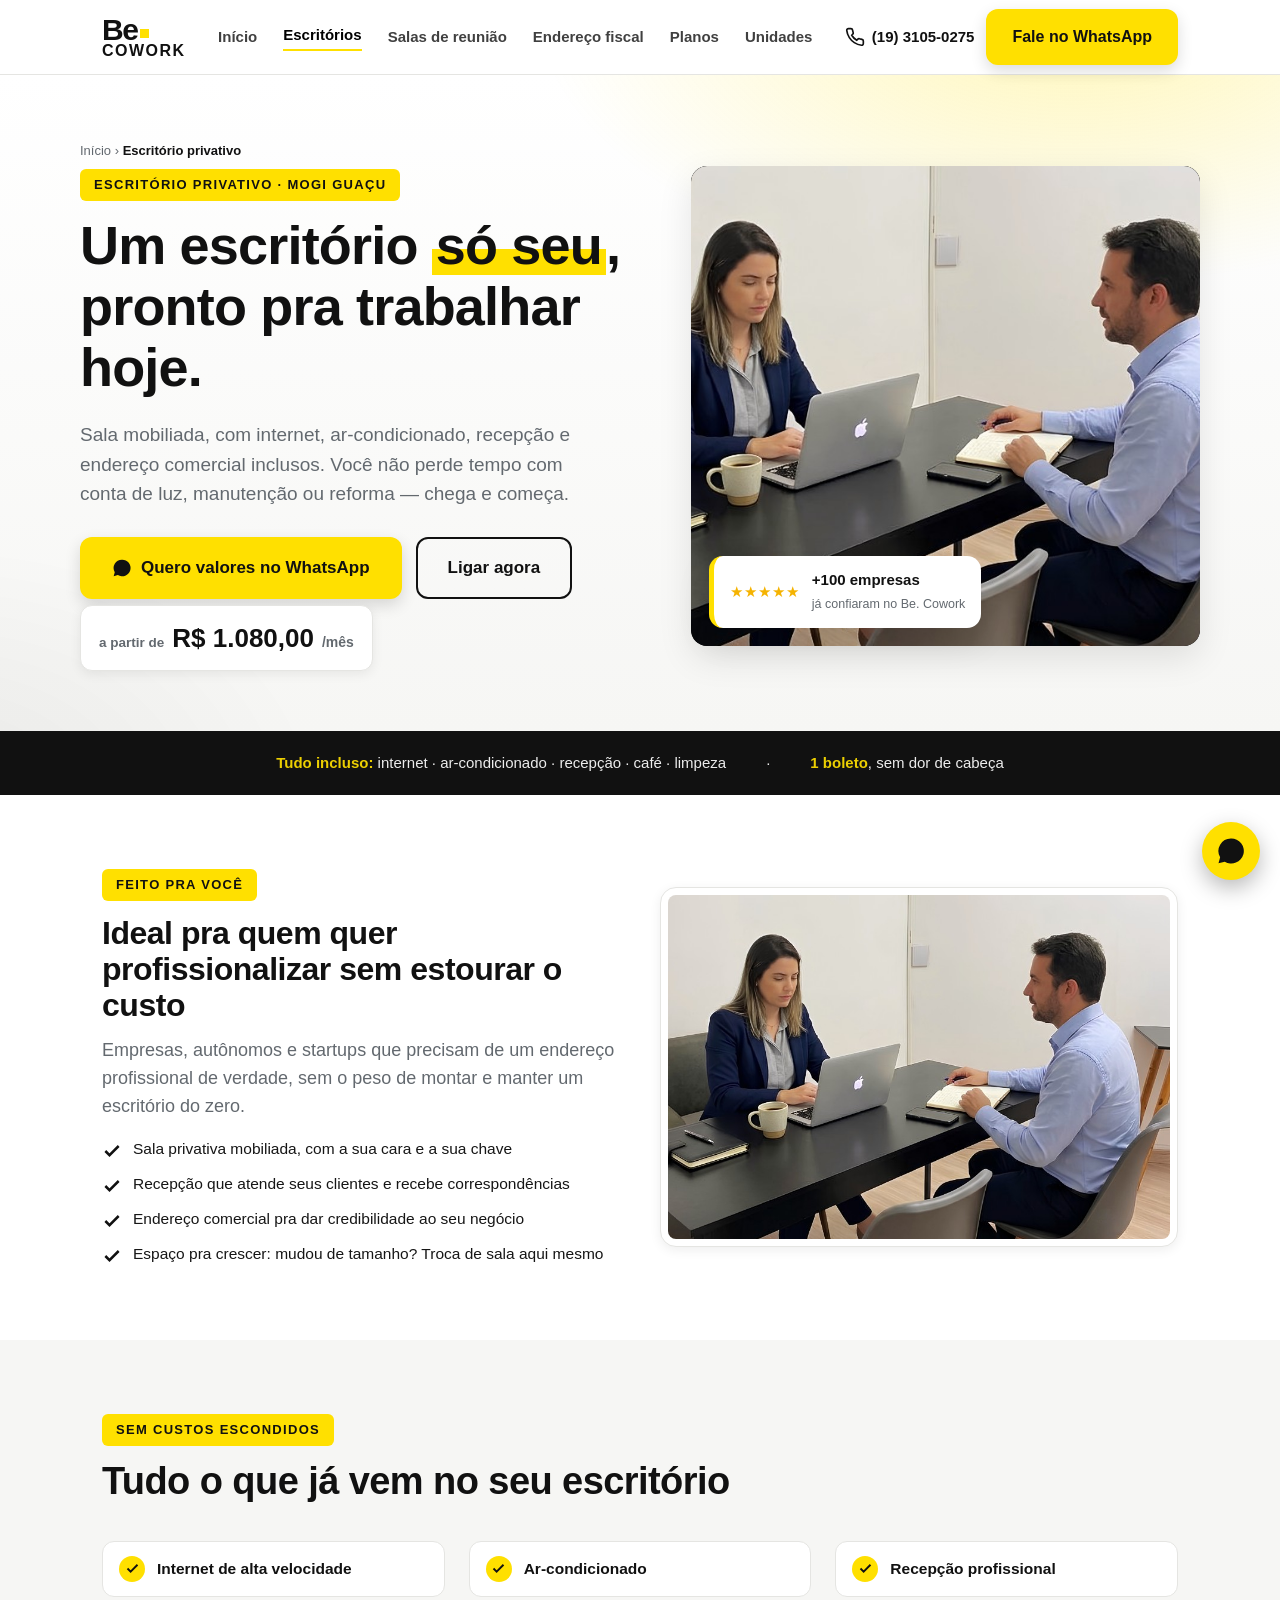
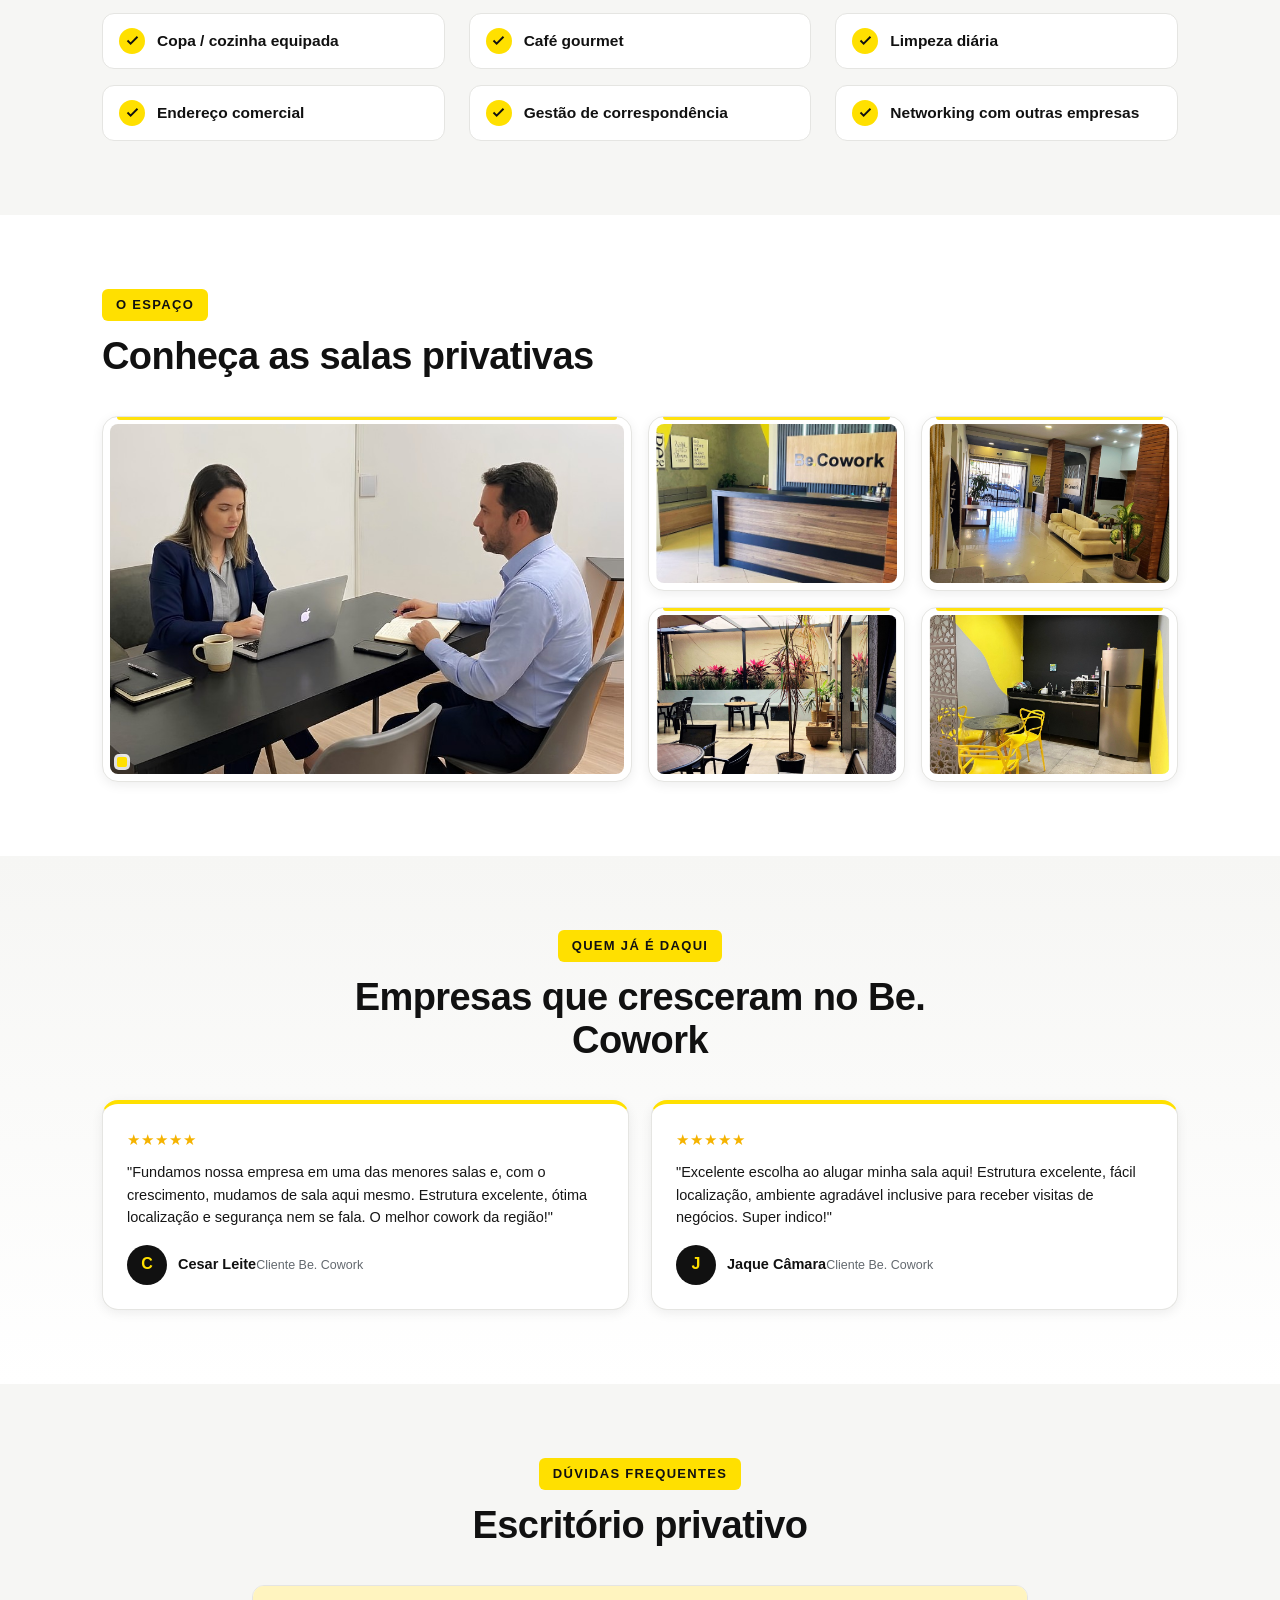
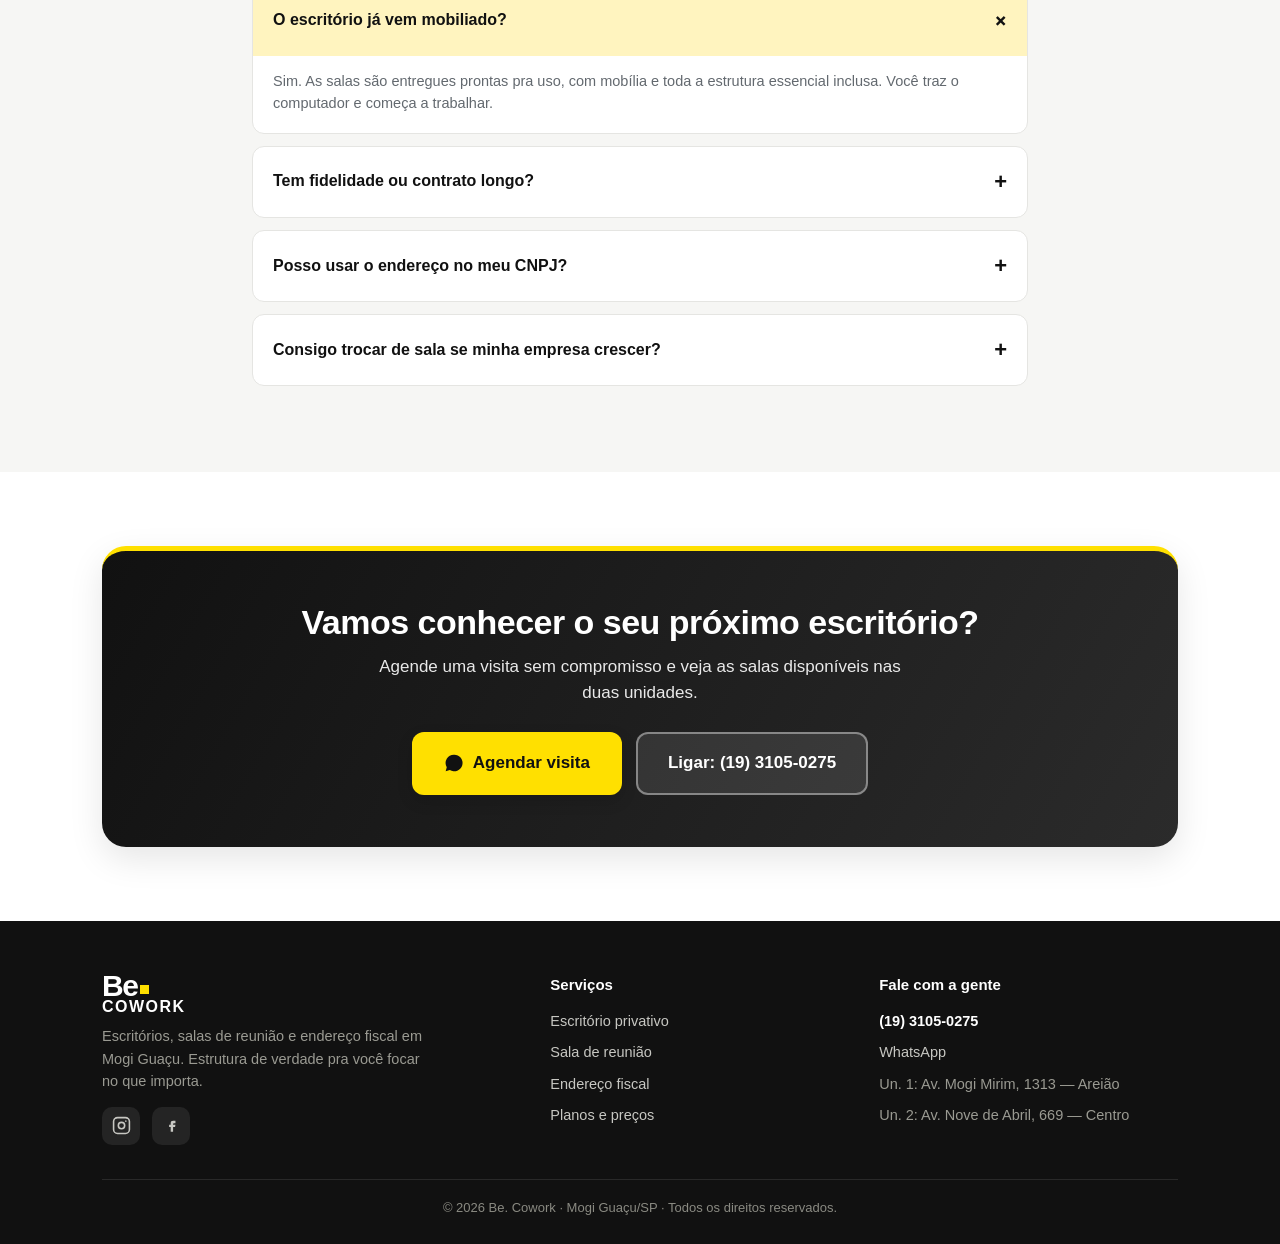
<file: escritorio-privativo.html>
<!DOCTYPE html>
<html lang="pt-BR">
<head>
<meta charset="UTF-8">
<meta name="viewport" content="width=device-width, initial-scale=1.0">
<title>Escritório privativo em Mogi Guaçu | Be. Cowork</title>
<meta name="description" content="Escritório privativo mobiliado em Mogi Guaçu, pronto pra usar. Internet, ar-condicionado, recepção e endereço comercial inclusos. 1 boleto, sem burocracia. Agende uma visita.">
<meta name="theme-color" content="#111111">
<meta property="og:title" content="Escritório privativo em Mogi Guaçu | Be. Cowork">
<meta property="og:description" content="Sala mobiliada só sua, com estrutura completa inclusa. Agende uma visita no Be. Cowork.">
<meta property="og:type" content="website">
<link rel="stylesheet" href="styles.css">
<!-- LANDING: ESCRITÓRIO PRIVATIVO. Alvo de anúncios: "sala comercial", "escritório", "aluguel de sala profissional". WhatsApp: 551931050275 -->
</head>
<body>

<!-- HEADER -->
<header>
  <div class="wrap nav">
    <a href="index.html" class="brand" aria-label="Be. Cowork"><span class="l1">Be<i></i></span><span class="l2">COWORK</span></a>
    <nav class="navlinks" id="menu">
      <a href="index.html">Início</a>
      <a href="escritorio-privativo.html" class="active">Escritórios</a>
      <a href="sala-de-reuniao.html">Salas de reunião</a>
      <a href="endereco-fiscal.html">Endereço fiscal</a>
      <a href="index.html#planos">Planos</a>
      <a href="index.html#unidades">Unidades</a>
    </nav>
    <div class="nav-cta">
      <a href="tel:+551931050275" class="tel-link" data-canal="telefone" data-origem="header"><svg class="ico" viewBox="0 0 24 24" fill="none" stroke="currentColor" stroke-width="2"><path d="M22 16.9v3a2 2 0 0 1-2.2 2 19.8 19.8 0 0 1-8.6-3.1 19.5 19.5 0 0 1-6-6 19.8 19.8 0 0 1-3.1-8.7A2 2 0 0 1 4.1 2h3a2 2 0 0 1 2 1.7c.1 1 .4 1.9.7 2.8a2 2 0 0 1-.5 2.1L8.1 9.9a16 16 0 0 0 6 6l1.3-1.3a2 2 0 0 1 2.1-.4c.9.3 1.8.6 2.8.7a2 2 0 0 1 1.7 2z"/></svg>(19) 3105-0275</a>
      <a href="https://wa.me/551931050275?text=Ol%C3%A1!%20Quero%20saber%20sobre%20escrit%C3%B3rio%20privativo." class="btn btn-wpp" target="_blank" rel="noopener" data-canal="whatsapp" data-origem="header">Fale no WhatsApp</a>
    </div>
    <button class="burger" id="burger" aria-label="Menu"><span></span><span></span><span></span></button>
  </div>
</header>

<!-- HERO -->
<section class="hero" style="padding:0;">
  <div class="wrap hero-grid">
    <div>
      <div class="crumb"><a href="index.html">Início</a> › <b>Escritório privativo</b></div>
      <span class="eyebrow">Escritório privativo · Mogi Guaçu</span>
      <h1>Um escritório <span class="hl">só seu</span>, pronto pra trabalhar hoje.</h1>
      <p class="sub">Sala mobiliada, com internet, ar-condicionado, recepção e endereço comercial inclusos. Você não perde tempo com conta de luz, manutenção ou reforma — chega e começa.</p>
      <div class="hero-cta">
        <a href="https://wa.me/551931050275?text=Ol%C3%A1!%20Quero%20valores%20e%20disponibilidade%20de%20escrit%C3%B3rio%20privativo." class="btn btn-wpp btn-lg" target="_blank" rel="noopener" data-canal="whatsapp" data-origem="lp-escritorio-hero">
          <svg class="ico" viewBox="0 0 24 24" fill="currentColor"><path d="M12 2a10 10 0 0 0-8.7 15l-1.3 4.8 5-1.3A10 10 0 1 0 12 2zm4.4 12c-.2-.1-1.4-.7-1.6-.8s-.4-.1-.6.1-.6.8-.8 1-.3.2-.5.1a6.5 6.5 0 0 1-3.2-2.8c-.2-.4.2-.4.6-1.2a.5.5 0 0 0 0-.5l-.8-1.9c-.2-.5-.4-.4-.6-.4h-.5a1 1 0 0 0-.7.3A3 3 0 0 0 6 9.3a5.2 5.2 0 0 0 1.1 2.7 11.8 11.8 0 0 0 4.6 4c2 .8 2 .6 2.4.5a2.6 2.6 0 0 0 1.7-1.2 2.1 2.1 0 0 0 .1-1.2c-.1-.1-.3-.2-.5-.3z"/></svg>
          Quero valores no WhatsApp
        </a>
        <a href="tel:+551931050275" class="btn btn-ghost btn-lg" data-canal="telefone" data-origem="lp-escritorio-hero">Ligar agora</a>
      </div>
      <div class="pricechip"><small>a partir de</small><b>R$ 1.080,00</b><span class="u">/mês</span></div>
    </div>
    <div class="hero-visual">
      <div class="ph"><img src="images/sala-privativa.png" alt="Escritório privativo mobiliado Be. Cowork" width="800" height="600" loading="eager"></div>
      <div class="hero-badge"><div class="stars">★★★★★</div><div><b>+100 empresas</b><span>já confiaram no Be. Cowork</span></div></div>
    </div>
  </div>
</section>

<!-- STRIP -->
<div class="strip"><div class="wrap"><span><b>Tudo incluso:</b> internet · ar-condicionado · recepção · café · limpeza</span><span>·</span><span><b>1 boleto</b>, sem dor de cabeça</span></div></div>

<!-- SPLIT: pra quem é -->
<section>
  <div class="wrap split">
    <div class="txt">
      <span class="eyebrow">Feito pra você</span>
      <h2>Ideal pra quem quer profissionalizar sem estourar o custo</h2>
      <p class="lead">Empresas, autônomos e startups que precisam de um endereço profissional de verdade, sem o peso de montar e manter um escritório do zero.</p>
      <ul>
        <li><svg width="20" height="20" viewBox="0 0 24 24" fill="none" stroke="currentColor" stroke-width="3"><path d="M20 6L9 17l-5-5"/></svg>Sala privativa mobiliada, com a sua cara e a sua chave</li>
        <li><svg width="20" height="20" viewBox="0 0 24 24" fill="none" stroke="currentColor" stroke-width="3"><path d="M20 6L9 17l-5-5"/></svg>Recepção que atende seus clientes e recebe correspondências</li>
        <li><svg width="20" height="20" viewBox="0 0 24 24" fill="none" stroke="currentColor" stroke-width="3"><path d="M20 6L9 17l-5-5"/></svg>Endereço comercial pra dar credibilidade ao seu negócio</li>
        <li><svg width="20" height="20" viewBox="0 0 24 24" fill="none" stroke="currentColor" stroke-width="3"><path d="M20 6L9 17l-5-5"/></svg>Espaço pra crescer: mudou de tamanho? Troca de sala aqui mesmo</li>
      </ul>
    </div>
    <div class="ph"><img src="images/sala-privativa.png" alt="Pessoas em reunião no escritório privativo" width="800" height="600" loading="lazy"></div>
  </div>
</section>

<!-- INCLUSO -->
<section class="feat">
  <div class="wrap">
    <div class="sec-head"><span class="eyebrow">Sem custos escondidos</span><h2 class="title">Tudo o que já vem no seu escritório</h2></div>
    <div class="feat-list">
      <div class="feat-item"><span class="ck"><svg width="15" height="15" viewBox="0 0 24 24" fill="none" stroke="currentColor" stroke-width="3"><path d="M20 6L9 17l-5-5"/></svg></span>Internet de alta velocidade</div>
      <div class="feat-item"><span class="ck"><svg width="15" height="15" viewBox="0 0 24 24" fill="none" stroke="currentColor" stroke-width="3"><path d="M20 6L9 17l-5-5"/></svg></span>Ar-condicionado</div>
      <div class="feat-item"><span class="ck"><svg width="15" height="15" viewBox="0 0 24 24" fill="none" stroke="currentColor" stroke-width="3"><path d="M20 6L9 17l-5-5"/></svg></span>Recepção profissional</div>
      <div class="feat-item"><span class="ck"><svg width="15" height="15" viewBox="0 0 24 24" fill="none" stroke="currentColor" stroke-width="3"><path d="M20 6L9 17l-5-5"/></svg></span>Copa / cozinha equipada</div>
      <div class="feat-item"><span class="ck"><svg width="15" height="15" viewBox="0 0 24 24" fill="none" stroke="currentColor" stroke-width="3"><path d="M20 6L9 17l-5-5"/></svg></span>Café gourmet</div>
      <div class="feat-item"><span class="ck"><svg width="15" height="15" viewBox="0 0 24 24" fill="none" stroke="currentColor" stroke-width="3"><path d="M20 6L9 17l-5-5"/></svg></span>Limpeza diária</div>
      <div class="feat-item"><span class="ck"><svg width="15" height="15" viewBox="0 0 24 24" fill="none" stroke="currentColor" stroke-width="3"><path d="M20 6L9 17l-5-5"/></svg></span>Endereço comercial</div>
      <div class="feat-item"><span class="ck"><svg width="15" height="15" viewBox="0 0 24 24" fill="none" stroke="currentColor" stroke-width="3"><path d="M20 6L9 17l-5-5"/></svg></span>Gestão de correspondência</div>
      <div class="feat-item"><span class="ck"><svg width="15" height="15" viewBox="0 0 24 24" fill="none" stroke="currentColor" stroke-width="3"><path d="M20 6L9 17l-5-5"/></svg></span>Networking com outras empresas</div>
    </div>
  </div>
</section>

<!-- GALERIA -->
<section>
  <div class="wrap">
    <div class="sec-head"><span class="eyebrow">O espaço</span><h2 class="title">Conheça as salas privativas</h2></div>
    <div class="gal">
      <div class="ph big"><img src="images/sala-privativa.png" alt="Sala privativa ampla Be. Cowork" width="800" height="600" loading="lazy"></div>
      <div class="ph"><img src="images/foto-principal.png" alt="Ambiente Be. Cowork" width="600" height="400" loading="lazy"></div>
      <div class="ph"><img src="images/recepcao.png" alt="Recepção Be. Cowork" width="600" height="400" loading="lazy"></div>
      <div class="ph"><img src="images/area-de-convivencia.png" alt="Área de convivência Be. Cowork" width="600" height="400" loading="lazy"></div>
      <div class="ph"><img src="images/copa-cozinha.png" alt="Copa Be. Cowork" width="600" height="400" loading="lazy"></div>
    </div>
  </div>
</section>

<!-- DEPOIMENTOS -->
<section class="tst">
  <div class="wrap">
    <div class="sec-head center"><span class="eyebrow">Quem já é daqui</span><h2 class="title">Empresas que cresceram no Be. Cowork</h2></div>
    <div class="grid g2">
      <div class="tcard"><div class="stars">★★★★★</div><p>"Fundamos nossa empresa em uma das menores salas e, com o crescimento, mudamos de sala aqui mesmo. Estrutura excelente, ótima localização e segurança nem se fala. O melhor cowork da região!"</p><div class="who"><div class="av">C</div><div><b>Cesar Leite</b><span>Cliente Be. Cowork</span></div></div></div>
      <div class="tcard"><div class="stars">★★★★★</div><p>"Excelente escolha ao alugar minha sala aqui! Estrutura excelente, fácil localização, ambiente agradável inclusive para receber visitas de negócios. Super indico!"</p><div class="who"><div class="av">J</div><div><b>Jaque Câmara</b><span>Cliente Be. Cowork</span></div></div></div>
    </div>
  </div>
</section>

<!-- FAQ -->
<section class="feat faq">
  <div class="wrap" style="max-width:820px;">
    <div class="sec-head center"><span class="eyebrow">Dúvidas frequentes</span><h2 class="title">Escritório privativo</h2></div>
    <details open><summary>O escritório já vem mobiliado?<span class="pl">+</span></summary><div class="ans">Sim. As salas são entregues prontas pra uso, com mobília e toda a estrutura essencial inclusa. Você traz o computador e começa a trabalhar.</div></details>
    <details><summary>Tem fidelidade ou contrato longo?<span class="pl">+</span></summary><div class="ans">Trabalhamos sem burocracia: um boleto único com tudo incluso. Fale com a gente pra entender o formato ideal pro seu momento.</div></details>
    <details><summary>Posso usar o endereço no meu CNPJ?<span class="pl">+</span></summary><div class="ans">Pode. O escritório privativo dá direito a endereço comercial, e também oferecemos endereço fiscal separadamente se você só precisar disso.</div></details>
    <details><summary>Consigo trocar de sala se minha empresa crescer?<span class="pl">+</span></summary><div class="ans">Sim — vários clientes começaram pequenos e mudaram pra salas maiores sem sair do Be. Cowork. A gente acompanha o seu crescimento.</div></details>
  </div>
</section>

<!-- CTA -->
<section>
  <div class="wrap"><div class="cta-band">
    <h2>Vamos conhecer o seu próximo escritório?</h2>
    <p>Agende uma visita sem compromisso e veja as salas disponíveis nas duas unidades.</p>
    <div class="hero-cta" style="justify-content:center;">
      <a href="https://wa.me/551931050275?text=Ol%C3%A1!%20Quero%20agendar%20uma%20visita%20para%20ver%20escrit%C3%B3rio%20privativo." class="btn btn-wpp btn-lg" target="_blank" rel="noopener" data-canal="whatsapp" data-origem="lp-escritorio-cta"><svg class="ico" viewBox="0 0 24 24" fill="currentColor"><path d="M12 2a10 10 0 0 0-8.7 15l-1.3 4.8 5-1.3A10 10 0 1 0 12 2zm4.4 12c-.2-.1-1.4-.7-1.6-.8s-.4-.1-.6.1-.6.8-.8 1-.3.2-.5.1a6.5 6.5 0 0 1-3.2-2.8c-.2-.4.2-.4.6-1.2a.5.5 0 0 0 0-.5l-.8-1.9c-.2-.5-.4-.4-.6-.4h-.5a1 1 0 0 0-.7.3A3 3 0 0 0 6 9.3a5.2 5.2 0 0 0 1.1 2.7 11.8 11.8 0 0 0 4.6 4c2 .8 2 .6 2.4.5a2.6 2.6 0 0 0 1.7-1.2 2.1 2.1 0 0 0 .1-1.2c-.1-.1-.3-.2-.5-.3z"/></svg>Agendar visita</a>
      <a href="tel:+551931050275" class="btn btn-ghost btn-lg" data-canal="telefone" data-origem="lp-escritorio-cta">Ligar: (19) 3105-0275</a>
    </div>
  </div></div>
</section>

<!-- FOOTER -->
<footer>
  <div class="wrap"><div class="fgrid">
    <div>
      <span class="brand inv"><span class="l1">Be<i></i></span><span class="l2">COWORK</span></span>
      <p style="max-width:320px;color:#9a9a92;margin-top:12px;">Escritórios, salas de reunião e endereço fiscal em Mogi Guaçu. Estrutura de verdade pra você focar no que importa.</p>
      <div class="soc"><a href="https://www.instagram.com/be.cowork/" target="_blank" rel="noopener" aria-label="Instagram"><svg width="19" height="19" viewBox="0 0 24 24" fill="none" stroke="currentColor" stroke-width="2"><rect x="2" y="2" width="20" height="20" rx="5"/><circle cx="12" cy="12" r="4"/><circle cx="17.5" cy="6.5" r="1" fill="currentColor" stroke="none"/></svg></a><a href="https://www.facebook.com/be.coworkoficial/" target="_blank" rel="noopener" aria-label="Facebook"><svg width="19" height="19" viewBox="0 0 24 24" fill="currentColor"><path d="M14 9h3V6h-3c-2 0-3 1-3 3v2H9v3h2v6h3v-6h2.5l.5-3H14v-1c0-.6.4-1 1-1z"/></svg></a></div>
    </div>
    <div><h4>Serviços</h4><div class="flist"><a href="escritorio-privativo.html">Escritório privativo</a><a href="sala-de-reuniao.html">Sala de reunião</a><a href="endereco-fiscal.html">Endereço fiscal</a><a href="index.html#planos">Planos e preços</a></div></div>
    <div><h4>Fale com a gente</h4><div class="flist"><a href="tel:+551931050275" data-canal="telefone" data-origem="footer"><b style="color:#fff;">(19) 3105-0275</b></a><a href="https://wa.me/551931050275?text=Ol%C3%A1!%20Vi%20o%20site%20e%20quero%20mais%20informa%C3%A7%C3%B5es." target="_blank" rel="noopener" data-canal="whatsapp" data-origem="footer">WhatsApp</a><span style="color:#9a9a92;">Un. 1: Av. Mogi Mirim, 1313 — Areião</span><span style="color:#9a9a92;">Un. 2: Av. Nove de Abril, 669 — Centro</span></div></div>
  </div><div class="fbar">© 2026 Be. Cowork · Mogi Guaçu/SP · Todos os direitos reservados.</div></div>
</footer>

<a href="https://wa.me/551931050275?text=Ol%C3%A1!%20Quero%20saber%20sobre%20escrit%C3%B3rio%20privativo." class="float-wpp" target="_blank" rel="noopener" aria-label="WhatsApp" data-canal="whatsapp" data-origem="botao-flutuante"><svg width="30" height="30" viewBox="0 0 24 24" fill="currentColor"><path d="M12 2a10 10 0 0 0-8.7 15l-1.3 4.8 5-1.3A10 10 0 1 0 12 2zm4.4 12c-.2-.1-1.4-.7-1.6-.8s-.4-.1-.6.1-.6.8-.8 1-.3.2-.5.1a6.5 6.5 0 0 1-3.2-2.8c-.2-.4.2-.4.6-1.2a.5.5 0 0 0 0-.5l-.8-1.9c-.2-.5-.4-.4-.6-.4h-.5a1 1 0 0 0-.7.3A3 3 0 0 0 6 9.3a5.2 5.2 0 0 0 1.1 2.7 11.8 11.8 0 0 0 4.6 4c2 .8 2 .6 2.4.5a2.6 2.6 0 0 0 1.7-1.2 2.1 2.1 0 0 0 .1-1.2c-.1-.1-.3-.2-.5-.3z"/></svg></a>
<script src="app.js"></script>
</body>
</html>
</file>
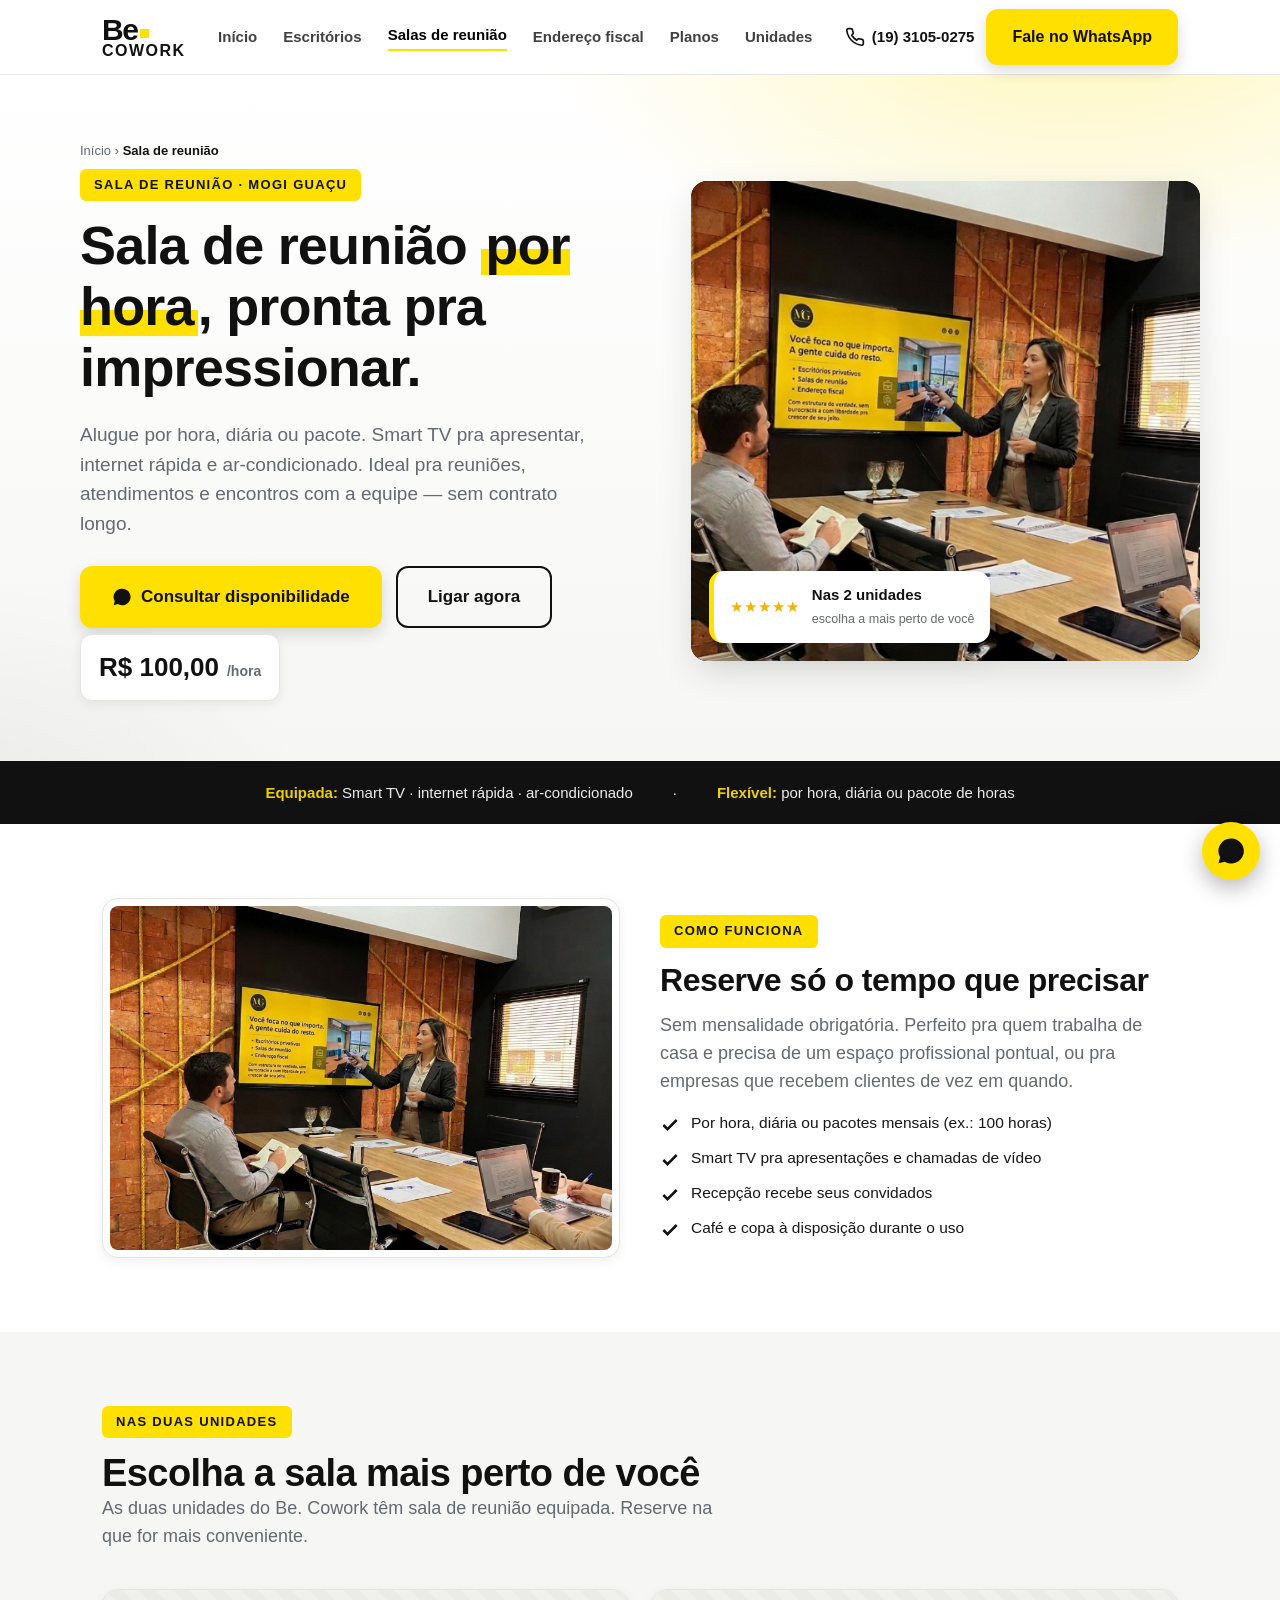
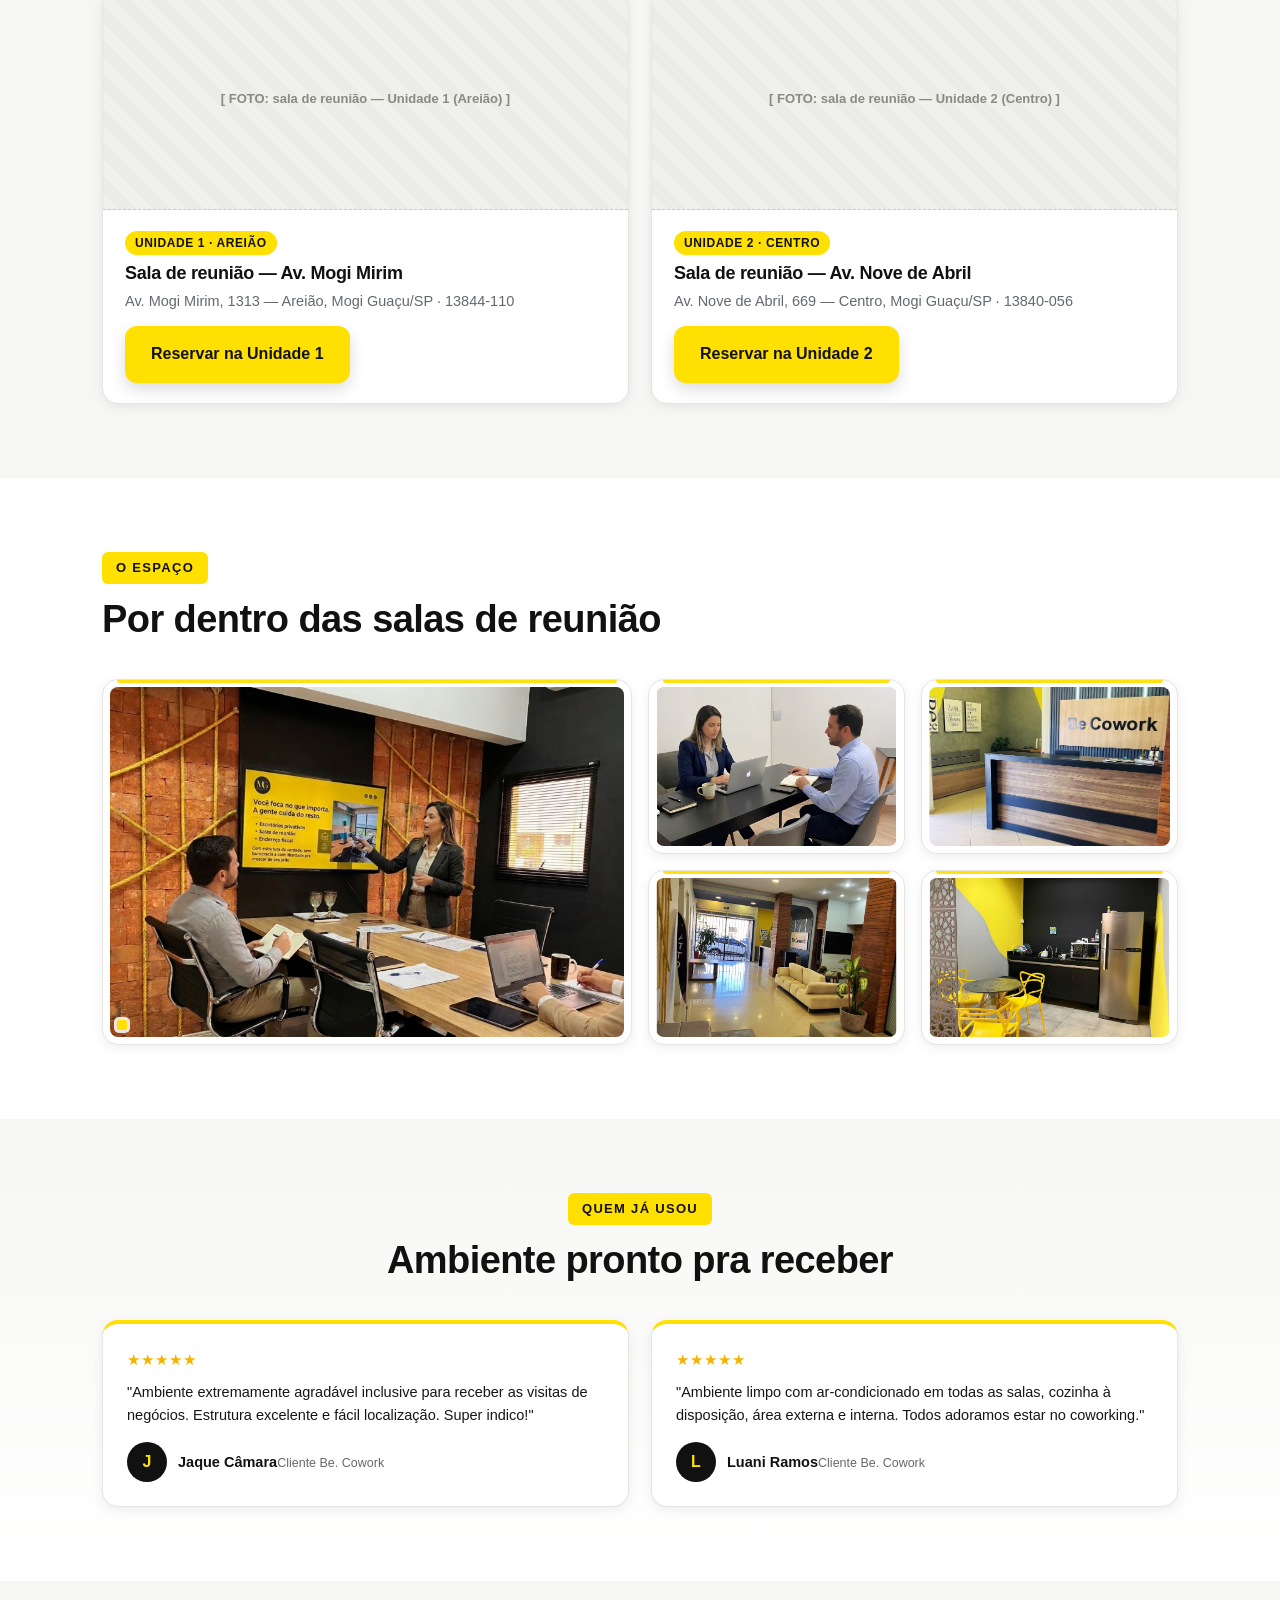
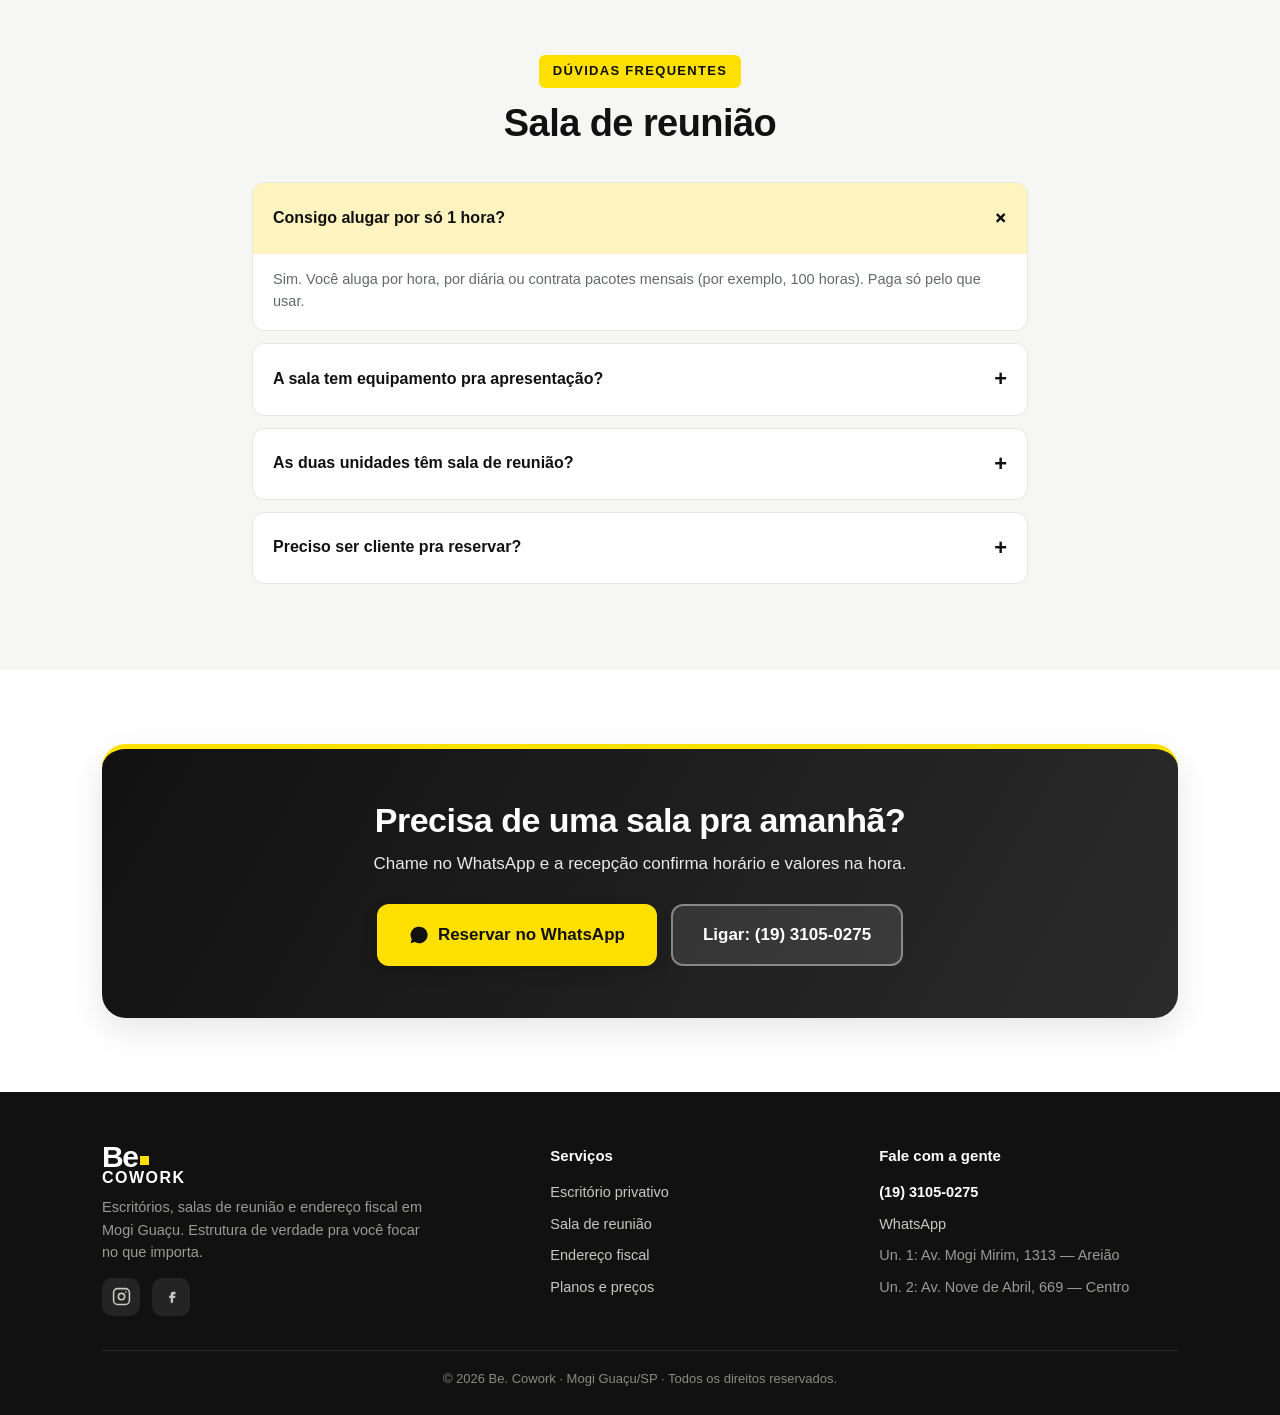
<file: sala-de-reuniao.html>
<!DOCTYPE html>
<html lang="pt-BR">
<head>
<meta charset="UTF-8">
<meta name="viewport" content="width=device-width, initial-scale=1.0">
<title>Sala de reunião por hora em Mogi Guaçu | Be. Cowork</title>
<meta name="description" content="Alugue sala de reunião por hora, diária ou pacote em Mogi Guaçu. Smart TV, internet rápida e ar-condicionado. Disponível nas duas unidades. Consulte disponibilidade.">
<meta name="theme-color" content="#111111">
<meta property="og:title" content="Sala de reunião por hora em Mogi Guaçu | Be. Cowork">
<meta property="og:description" content="Sala de reunião equipada, por hora ou pacote, nas duas unidades do Be. Cowork.">
<meta property="og:type" content="website">
<link rel="stylesheet" href="styles.css">
<!-- LANDING: SALA DE REUNIÃO. Alvo de anúncios: "sala de reunião para alugar", "alugar sala para reuniões". WhatsApp: 551931050275 -->
</head>
<body>

<!-- HEADER -->
<header>
  <div class="wrap nav">
    <a href="index.html" class="brand" aria-label="Be. Cowork"><span class="l1">Be<i></i></span><span class="l2">COWORK</span></a>
    <nav class="navlinks" id="menu">
      <a href="index.html">Início</a>
      <a href="escritorio-privativo.html">Escritórios</a>
      <a href="sala-de-reuniao.html" class="active">Salas de reunião</a>
      <a href="endereco-fiscal.html">Endereço fiscal</a>
      <a href="index.html#planos">Planos</a>
      <a href="index.html#unidades">Unidades</a>
    </nav>
    <div class="nav-cta">
      <a href="tel:+551931050275" class="tel-link" data-canal="telefone" data-origem="header"><svg class="ico" viewBox="0 0 24 24" fill="none" stroke="currentColor" stroke-width="2"><path d="M22 16.9v3a2 2 0 0 1-2.2 2 19.8 19.8 0 0 1-8.6-3.1 19.5 19.5 0 0 1-6-6 19.8 19.8 0 0 1-3.1-8.7A2 2 0 0 1 4.1 2h3a2 2 0 0 1 2 1.7c.1 1 .4 1.9.7 2.8a2 2 0 0 1-.5 2.1L8.1 9.9a16 16 0 0 0 6 6l1.3-1.3a2 2 0 0 1 2.1-.4c.9.3 1.8.6 2.8.7a2 2 0 0 1 1.7 2z"/></svg>(19) 3105-0275</a>
      <a href="https://wa.me/551931050275?text=Ol%C3%A1!%20Quero%20alugar%20uma%20sala%20de%20reuni%C3%A3o." class="btn btn-wpp" target="_blank" rel="noopener" data-canal="whatsapp" data-origem="header">Fale no WhatsApp</a>
    </div>
    <button class="burger" id="burger" aria-label="Menu"><span></span><span></span><span></span></button>
  </div>
</header>

<!-- HERO -->
<section class="hero" style="padding:0;">
  <div class="wrap hero-grid">
    <div>
      <div class="crumb"><a href="index.html">Início</a> › <b>Sala de reunião</b></div>
      <span class="eyebrow">Sala de reunião · Mogi Guaçu</span>
      <h1>Sala de reunião <span class="hl">por hora</span>, pronta pra impressionar.</h1>
      <p class="sub">Alugue por hora, diária ou pacote. Smart TV pra apresentar, internet rápida e ar-condicionado. Ideal pra reuniões, atendimentos e encontros com a equipe — sem contrato longo.</p>
      <div class="hero-cta">
        <a href="https://wa.me/551931050275?text=Ol%C3%A1!%20Quero%20consultar%20disponibilidade%20de%20sala%20de%20reuni%C3%A3o." class="btn btn-wpp btn-lg" target="_blank" rel="noopener" data-canal="whatsapp" data-origem="lp-reuniao-hero">
          <svg class="ico" viewBox="0 0 24 24" fill="currentColor"><path d="M12 2a10 10 0 0 0-8.7 15l-1.3 4.8 5-1.3A10 10 0 1 0 12 2zm4.4 12c-.2-.1-1.4-.7-1.6-.8s-.4-.1-.6.1-.6.8-.8 1-.3.2-.5.1a6.5 6.5 0 0 1-3.2-2.8c-.2-.4.2-.4.6-1.2a.5.5 0 0 0 0-.5l-.8-1.9c-.2-.5-.4-.4-.6-.4h-.5a1 1 0 0 0-.7.3A3 3 0 0 0 6 9.3a5.2 5.2 0 0 0 1.1 2.7 11.8 11.8 0 0 0 4.6 4c2 .8 2 .6 2.4.5a2.6 2.6 0 0 0 1.7-1.2 2.1 2.1 0 0 0 .1-1.2c-.1-.1-.3-.2-.5-.3z"/></svg>
          Consultar disponibilidade
        </a>
        <a href="tel:+551931050275" class="btn btn-ghost btn-lg" data-canal="telefone" data-origem="lp-reuniao-hero">Ligar agora</a>
      </div>
      <div class="pricechip"><b>R$ 100,00</b><span class="u">/hora</span></div>
    </div>
    <div class="hero-visual">
      <div class="ph"><img src="images/sala-de-reuniao.png" alt="Sala de reunião com Smart TV Be. Cowork" width="800" height="600" loading="eager"></div>
      <div class="hero-badge"><div class="stars">★★★★★</div><div><b>Nas 2 unidades</b><span>escolha a mais perto de você</span></div></div>
    </div>
  </div>
</section>

<!-- STRIP -->
<div class="strip"><div class="wrap"><span><b>Equipada:</b> Smart TV · internet rápida · ar-condicionado</span><span>·</span><span><b>Flexível:</b> por hora, diária ou pacote de horas</span></div></div>

<!-- SPLIT -->
<section>
  <div class="wrap split rev">
    <div class="ph"><img src="images/sala-de-reuniao.png" alt="Reunião na sala Be. Cowork" width="800" height="600" loading="lazy"></div>
    <div class="txt">
      <span class="eyebrow">Como funciona</span>
      <h2>Reserve só o tempo que precisar</h2>
      <p class="lead">Sem mensalidade obrigatória. Perfeito pra quem trabalha de casa e precisa de um espaço profissional pontual, ou pra empresas que recebem clientes de vez em quando.</p>
      <ul>
        <li><svg width="20" height="20" viewBox="0 0 24 24" fill="none" stroke="currentColor" stroke-width="3"><path d="M20 6L9 17l-5-5"/></svg>Por hora, diária ou pacotes mensais (ex.: 100 horas)</li>
        <li><svg width="20" height="20" viewBox="0 0 24 24" fill="none" stroke="currentColor" stroke-width="3"><path d="M20 6L9 17l-5-5"/></svg>Smart TV pra apresentações e chamadas de vídeo</li>
        <li><svg width="20" height="20" viewBox="0 0 24 24" fill="none" stroke="currentColor" stroke-width="3"><path d="M20 6L9 17l-5-5"/></svg>Recepção recebe seus convidados</li>
        <li><svg width="20" height="20" viewBox="0 0 24 24" fill="none" stroke="currentColor" stroke-width="3"><path d="M20 6L9 17l-5-5"/></svg>Café e copa à disposição durante o uso</li>
      </ul>
    </div>
  </div>
</section>

<!-- SALAS NAS DUAS UNIDADES -->
<section class="feat">
  <div class="wrap">
    <div class="sec-head"><span class="eyebrow">Nas duas unidades</span><h2 class="title">Escolha a sala mais perto de você</h2><p class="lead">As duas unidades do Be. Cowork têm sala de reunião equipada. Reserve na que for mais conveniente.</p></div>
    <div class="grid g2">
      <div class="unit">
        <div class="ph" role="img" aria-label="Foto">[ FOTO: sala de reunião — Unidade 1 (Areião) ]</div>
        <div class="body">
          <span class="tagunit">Unidade 1 · Areião</span>
          <h3>Sala de reunião — Av. Mogi Mirim</h3>
          <p>Av. Mogi Mirim, 1313 — Areião, Mogi Guaçu/SP · 13844-110</p>
          <a href="https://wa.me/551931050275?text=Ol%C3%A1!%20Quero%20reservar%20a%20sala%20de%20reuni%C3%A3o%20da%20Unidade%201%20(Arei%C3%A3o)." class="btn btn-wpp" style="margin-top:14px;" target="_blank" rel="noopener" data-canal="whatsapp" data-origem="lp-reuniao-unidade1">Reservar na Unidade 1</a>
        </div>
      </div>
      <div class="unit">
        <div class="ph" role="img" aria-label="Foto">[ FOTO: sala de reunião — Unidade 2 (Centro) ]</div>
        <div class="body">
          <span class="tagunit">Unidade 2 · Centro</span>
          <h3>Sala de reunião — Av. Nove de Abril</h3>
          <p>Av. Nove de Abril, 669 — Centro, Mogi Guaçu/SP · 13840-056</p>
          <a href="https://wa.me/551931050275?text=Ol%C3%A1!%20Quero%20reservar%20a%20sala%20de%20reuni%C3%A3o%20da%20Unidade%202%20(Centro)." class="btn btn-wpp" style="margin-top:14px;" target="_blank" rel="noopener" data-canal="whatsapp" data-origem="lp-reuniao-unidade2">Reservar na Unidade 2</a>
        </div>
      </div>
    </div>
  </div>
</section>

<!-- GALERIA -->
<section>
  <div class="wrap">
    <div class="sec-head"><span class="eyebrow">O espaço</span><h2 class="title">Por dentro das salas de reunião</h2></div>
    <div class="gal">
      <div class="ph big"><img src="images/sala-de-reuniao.png" alt="Sala de reunião ampla com TV" width="800" height="600" loading="lazy"></div>
      <div class="ph"><img src="images/sala-privativa.png" alt="Mesa de reunião" width="600" height="400" loading="lazy"></div>
      <div class="ph"><img src="images/foto-principal.png" alt="Ambiente Be. Cowork" width="600" height="400" loading="lazy"></div>
      <div class="ph"><img src="images/recepcao.png" alt="Recepção Be. Cowork" width="600" height="400" loading="lazy"></div>
      <div class="ph"><img src="images/copa-cozinha.png" alt="Café e copa Be. Cowork" width="600" height="400" loading="lazy"></div>
    </div>
  </div>
</section>

<!-- DEPOIMENTOS -->
<section class="tst">
  <div class="wrap">
    <div class="sec-head center"><span class="eyebrow">Quem já usou</span><h2 class="title">Ambiente pronto pra receber</h2></div>
    <div class="grid g2">
      <div class="tcard"><div class="stars">★★★★★</div><p>"Ambiente extremamente agradável inclusive para receber as visitas de negócios. Estrutura excelente e fácil localização. Super indico!"</p><div class="who"><div class="av">J</div><div><b>Jaque Câmara</b><span>Cliente Be. Cowork</span></div></div></div>
      <div class="tcard"><div class="stars">★★★★★</div><p>"Ambiente limpo com ar-condicionado em todas as salas, cozinha à disposição, área externa e interna. Todos adoramos estar no coworking."</p><div class="who"><div class="av">L</div><div><b>Luani Ramos</b><span>Cliente Be. Cowork</span></div></div></div>
    </div>
  </div>
</section>

<!-- FAQ -->
<section class="feat faq">
  <div class="wrap" style="max-width:820px;">
    <div class="sec-head center"><span class="eyebrow">Dúvidas frequentes</span><h2 class="title">Sala de reunião</h2></div>
    <details open><summary>Consigo alugar por só 1 hora?<span class="pl">+</span></summary><div class="ans">Sim. Você aluga por hora, por diária ou contrata pacotes mensais (por exemplo, 100 horas). Paga só pelo que usar.</div></details>
    <details><summary>A sala tem equipamento pra apresentação?<span class="pl">+</span></summary><div class="ans">Tem Smart TV pra apresentações e chamadas, internet rápida e ar-condicionado. É só chegar e conectar.</div></details>
    <details><summary>As duas unidades têm sala de reunião?<span class="pl">+</span></summary><div class="ans">Sim! Tanto a Unidade 1 (Areião) quanto a Unidade 2 (Centro) têm sala de reunião equipada. Reserve na que for mais perto de você.</div></details>
    <details><summary>Preciso ser cliente pra reservar?<span class="pl">+</span></summary><div class="ans">Não. Qualquer pessoa ou empresa pode reservar a sala de reunião de forma avulsa, sem precisar de plano mensal.</div></details>
  </div>
</section>

<!-- CTA -->
<section>
  <div class="wrap"><div class="cta-band">
    <h2>Precisa de uma sala pra amanhã?</h2>
    <p>Chame no WhatsApp e a recepção confirma horário e valores na hora.</p>
    <div class="hero-cta" style="justify-content:center;">
      <a href="https://wa.me/551931050275?text=Ol%C3%A1!%20Quero%20reservar%20uma%20sala%20de%20reuni%C3%A3o." class="btn btn-wpp btn-lg" target="_blank" rel="noopener" data-canal="whatsapp" data-origem="lp-reuniao-cta"><svg class="ico" viewBox="0 0 24 24" fill="currentColor"><path d="M12 2a10 10 0 0 0-8.7 15l-1.3 4.8 5-1.3A10 10 0 1 0 12 2zm4.4 12c-.2-.1-1.4-.7-1.6-.8s-.4-.1-.6.1-.6.8-.8 1-.3.2-.5.1a6.5 6.5 0 0 1-3.2-2.8c-.2-.4.2-.4.6-1.2a.5.5 0 0 0 0-.5l-.8-1.9c-.2-.5-.4-.4-.6-.4h-.5a1 1 0 0 0-.7.3A3 3 0 0 0 6 9.3a5.2 5.2 0 0 0 1.1 2.7 11.8 11.8 0 0 0 4.6 4c2 .8 2 .6 2.4.5a2.6 2.6 0 0 0 1.7-1.2 2.1 2.1 0 0 0 .1-1.2c-.1-.1-.3-.2-.5-.3z"/></svg>Reservar no WhatsApp</a>
      <a href="tel:+551931050275" class="btn btn-ghost btn-lg" data-canal="telefone" data-origem="lp-reuniao-cta">Ligar: (19) 3105-0275</a>
    </div>
  </div></div>
</section>

<!-- FOOTER -->
<footer>
  <div class="wrap"><div class="fgrid">
    <div>
      <span class="brand inv"><span class="l1">Be<i></i></span><span class="l2">COWORK</span></span>
      <p style="max-width:320px;color:#9a9a92;margin-top:12px;">Escritórios, salas de reunião e endereço fiscal em Mogi Guaçu. Estrutura de verdade pra você focar no que importa.</p>
      <div class="soc"><a href="https://www.instagram.com/be.cowork/" target="_blank" rel="noopener" aria-label="Instagram"><svg width="19" height="19" viewBox="0 0 24 24" fill="none" stroke="currentColor" stroke-width="2"><rect x="2" y="2" width="20" height="20" rx="5"/><circle cx="12" cy="12" r="4"/><circle cx="17.5" cy="6.5" r="1" fill="currentColor" stroke="none"/></svg></a><a href="https://www.facebook.com/be.coworkoficial/" target="_blank" rel="noopener" aria-label="Facebook"><svg width="19" height="19" viewBox="0 0 24 24" fill="currentColor"><path d="M14 9h3V6h-3c-2 0-3 1-3 3v2H9v3h2v6h3v-6h2.5l.5-3H14v-1c0-.6.4-1 1-1z"/></svg></a></div>
    </div>
    <div><h4>Serviços</h4><div class="flist"><a href="escritorio-privativo.html">Escritório privativo</a><a href="sala-de-reuniao.html">Sala de reunião</a><a href="endereco-fiscal.html">Endereço fiscal</a><a href="index.html#planos">Planos e preços</a></div></div>
    <div><h4>Fale com a gente</h4><div class="flist"><a href="tel:+551931050275" data-canal="telefone" data-origem="footer"><b style="color:#fff;">(19) 3105-0275</b></a><a href="https://wa.me/551931050275?text=Ol%C3%A1!%20Vi%20o%20site%20e%20quero%20mais%20informa%C3%A7%C3%B5es." target="_blank" rel="noopener" data-canal="whatsapp" data-origem="footer">WhatsApp</a><span style="color:#9a9a92;">Un. 1: Av. Mogi Mirim, 1313 — Areião</span><span style="color:#9a9a92;">Un. 2: Av. Nove de Abril, 669 — Centro</span></div></div>
  </div><div class="fbar">© 2026 Be. Cowork · Mogi Guaçu/SP · Todos os direitos reservados.</div></div>
</footer>

<a href="https://wa.me/551931050275?text=Ol%C3%A1!%20Quero%20alugar%20uma%20sala%20de%20reuni%C3%A3o." class="float-wpp" target="_blank" rel="noopener" aria-label="WhatsApp" data-canal="whatsapp" data-origem="botao-flutuante"><svg width="30" height="30" viewBox="0 0 24 24" fill="currentColor"><path d="M12 2a10 10 0 0 0-8.7 15l-1.3 4.8 5-1.3A10 10 0 1 0 12 2zm4.4 12c-.2-.1-1.4-.7-1.6-.8s-.4-.1-.6.1-.6.8-.8 1-.3.2-.5.1a6.5 6.5 0 0 1-3.2-2.8c-.2-.4.2-.4.6-1.2a.5.5 0 0 0 0-.5l-.8-1.9c-.2-.5-.4-.4-.6-.4h-.5a1 1 0 0 0-.7.3A3 3 0 0 0 6 9.3a5.2 5.2 0 0 0 1.1 2.7 11.8 11.8 0 0 0 4.6 4c2 .8 2 .6 2.4.5a2.6 2.6 0 0 0 1.7-1.2 2.1 2.1 0 0 0 .1-1.2c-.1-.1-.3-.2-.5-.3z"/></svg></a>
<script src="app.js"></script>
</body>
</html>
</file>
<file: styles.css>
/* ============================================================
   BE. COWORK — estilos compartilhados
   Identidade: PRETO / CINZA / AMARELO / BRANCO
   ============================================================ */
:root{
  --ink:#161616; --black:#111111; --muted:#63696f;
  --soft:#f6f6f4; --soft2:#eeeeec; --line:#e5e5e2;
  --yellow:#ffe000; --yellow-d:#f0ce00; --yellow-soft:#fff4bf; --star:#f5b301;
  --wpp:#1eb257;
  --radius:16px; --shadow:0 12px 34px rgba(0,0,0,.10); --shadow-sm:0 3px 12px rgba(0,0,0,.07);
}
*{box-sizing:border-box;margin:0;padding:0;}
html{scroll-behavior:smooth;}
body{font-family:-apple-system,"Segoe UI",Roboto,Helvetica,Arial,sans-serif;color:var(--ink);
  background:#fff;line-height:1.55;-webkit-font-smoothing:antialiased;}
a{color:inherit;text-decoration:none;}
img{max-width:100%;display:block;}
.wrap{max-width:1120px;margin:0 auto;padding:0 22px;}
section{padding:74px 0;}
h1,h2,h3{line-height:1.13;letter-spacing:-.015em;color:var(--black);}
h2.title{font-size:clamp(26px,4vw,38px);font-weight:800;}
.lead{color:var(--muted);font-size:clamp(16px,2vw,18px);max-width:640px;}
.center{text-align:center;margin:0 auto;}
.eyebrow{display:inline-block;font-size:13px;font-weight:800;letter-spacing:.1em;text-transform:uppercase;
  color:#111;background:var(--yellow);padding:6px 14px;border-radius:6px;margin-bottom:14px;}

/* Logo recriada */
.brand{display:inline-flex;flex-direction:column;line-height:.84;justify-content:center;}
.brand .l1{font-size:30px;font-weight:800;letter-spacing:-1.5px;color:#111;display:inline-flex;align-items:flex-end;}
.brand .l1 i{width:9px;height:9px;background:var(--yellow);display:inline-block;margin-left:3px;margin-bottom:4px;}
.brand .l2{font-size:16px;font-weight:800;letter-spacing:1.5px;color:#111;margin-top:2px;}
.brand.inv .l1,.brand.inv .l2{color:#fff;}

/* Buttons */
.btn{display:inline-flex;align-items:center;gap:9px;font-weight:800;font-size:16px;
  padding:14px 24px;border-radius:12px;border:2px solid transparent;cursor:pointer;transition:.18s;white-space:nowrap;}
.btn:hover{transform:translateY(-2px);}
.btn-wpp{background:var(--yellow);color:#111;box-shadow:0 6px 16px rgba(0,0,0,.14);}
.btn-wpp:hover{background:#111;color:var(--yellow);}
.btn-dark{background:#111;color:#fff;} .btn-dark:hover{background:#000;color:var(--yellow);}
.btn-ghost{background:transparent;color:#111;border-color:#111;}
.btn-ghost:hover{background:#111;color:#fff;}
.btn-lg{padding:16px 30px;font-size:17px;}
.ico{width:20px;height:20px;flex:none;}

/* Header */
header{position:sticky;top:0;z-index:50;background:rgba(255,255,255,.94);backdrop-filter:blur(10px);
  border-bottom:1px solid var(--line);}
.nav{display:flex;align-items:center;justify-content:space-between;height:74px;}
.navlinks{display:flex;align-items:center;gap:26px;}
.navlinks a{font-weight:600;font-size:15px;color:var(--ink);opacity:.82;}
.navlinks a:hover,.navlinks a.active{opacity:1;color:#000;}
.navlinks a.active{border-bottom:2px solid var(--yellow);padding-bottom:2px;}
.nav-cta{display:flex;align-items:center;gap:12px;}
.tel-link{display:inline-flex;align-items:center;gap:7px;font-weight:800;color:#111;font-size:15px;}
.tel-link:hover{color:#000;}
.burger{display:none;background:none;border:none;cursor:pointer;padding:6px;}
.burger span{display:block;width:24px;height:2.5px;background:#111;margin:5px 0;border-radius:2px;transition:.2s;}

/* Hero */
.hero{background:
    radial-gradient(900px 460px at 84% -10%,rgba(255,224,0,.28),transparent 60%),
    radial-gradient(700px 460px at -5% 110%,rgba(0,0,0,.05),transparent 55%),
    linear-gradient(180deg,#fff,var(--soft));}
.hero-grid{display:grid;grid-template-columns:1.05fr .95fr;gap:48px;align-items:center;padding:66px 0 60px;}
.hero h1{font-size:clamp(32px,5vw,54px);font-weight:800;}
.hero h1 .hl{background:linear-gradient(transparent 56%,var(--yellow) 56%);padding:0 4px;}
.hero p.sub{margin:22px 0 28px;font-size:clamp(16px,2vw,19px);color:var(--muted);max-width:520px;}
.hero-cta{display:flex;gap:14px;flex-wrap:wrap;}
.hero-trust{display:flex;gap:26px;margin-top:36px;flex-wrap:wrap;}
.htx .n{font-size:26px;font-weight:800;color:#111;}
.htx .l{font-size:13px;color:var(--muted);}
.hero-visual{position:relative;}
.ph{background:repeating-linear-gradient(45deg,#f0f0ec,#f0f0ec 12px,#ebebe7 12px,#ebebe7 24px);
  border:1px dashed #c9c9c2;border-radius:var(--radius);display:flex;align-items:center;justify-content:center;
  color:#8a8a80;font-size:13px;text-align:center;padding:16px;font-weight:600;overflow:hidden;position:relative;}
.ph:has(img){padding:0;border:1px solid var(--line);background:#fff;color:transparent;box-shadow:var(--shadow-sm);}
.ph img{position:absolute;inset:7px;width:calc(100% - 14px);height:calc(100% - 14px);max-width:none;
  border-radius:calc(var(--radius) - 8px);object-fit:cover;object-position:center;}
.hero-visual .ph{width:100%;aspect-ratio:1 / 1;height:auto;max-height:480px;box-shadow:var(--shadow);}
.hero-visual .ph:has(img){border:0;background:#111;box-shadow:var(--shadow);}
.hero-visual .ph img{inset:0;width:100%;height:100%;border-radius:var(--radius);object-fit:cover;object-position:center;}
.hero-badge{position:absolute;left:18px;bottom:18px;background:#fff;border-radius:14px;box-shadow:var(--shadow);
  padding:12px 16px;display:flex;align-items:center;gap:12px;border-left:5px solid var(--yellow);z-index:2;}
.hero-badge .stars{color:var(--star);font-size:15px;letter-spacing:1px;}
.hero-badge b{display:block;font-size:15px;color:#111;} .hero-badge span{font-size:12.5px;color:var(--muted);}

/* Breadcrumb + price chip (landing) */
.crumb{font-size:13px;color:var(--muted);margin-bottom:8px;}
.crumb a:hover{color:#111;} .crumb b{color:#111;}
.pricechip{display:inline-flex;align-items:baseline;gap:8px;background:#fff;border:1px solid var(--line);
  border-radius:12px;padding:12px 18px;box-shadow:var(--shadow-sm);margin-top:6px;}
.pricechip small{color:var(--muted);font-size:13.5px;font-weight:600;}
.pricechip b{font-size:26px;color:#111;} .pricechip .u{color:var(--muted);font-size:14px;font-weight:600;}

/* Trust strip */
.strip{background:#111;color:#fff;padding:20px 0;}
.strip .wrap{display:flex;align-items:center;justify-content:center;gap:14px 40px;flex-wrap:wrap;text-align:center;}
.strip b{color:var(--yellow);} .strip span{opacity:.92;font-size:15px;}

.sec-head{max-width:680px;margin-bottom:38px;}
.grid{display:grid;gap:22px;}
.g2{grid-template-columns:1fr 1fr;} .g3{grid-template-columns:repeat(3,1fr);}

/* Cards (serviços / benefícios) */
.svc{background:#fff;border:1px solid var(--line);border-radius:var(--radius);padding:26px;box-shadow:var(--shadow-sm);
  display:flex;flex-direction:column;transition:.18s;}
.svc:hover{transform:translateY(-4px);box-shadow:var(--shadow);border-color:#111;}
.svc .ic{width:52px;height:52px;border-radius:13px;background:var(--yellow-soft);color:#111;
  display:flex;align-items:center;justify-content:center;margin-bottom:16px;}
.svc h3{font-size:20px;margin-bottom:8px;}
.svc p{color:var(--muted);font-size:14.5px;flex:1;}
.svc .price{margin:16px 0 6px;font-size:14px;color:var(--muted);}
.svc .price b{font-size:22px;color:#111;display:block;}
.svc a.more{margin-top:14px;font-weight:800;color:#111;font-size:15px;display:inline-flex;align-items:center;gap:6px;}
.svc a.more:hover{gap:10px;}
.svc.dark{background:#111;border-color:#111;}
.svc.dark h3{color:#fff;} .svc.dark p{color:#bdbdbd;}
.svc.dark .ic{background:rgba(255,255,255,.1);color:var(--yellow);}
.svc.dark a.more{color:var(--yellow);}

/* Split (texto + foto) para landing */
.split{display:grid;grid-template-columns:1fr 1fr;gap:40px;align-items:center;}
.split.rev .txt{order:2;}
.split .ph{height:360px;}
.split h2{font-size:clamp(24px,3.4vw,32px);margin-bottom:14px;}
.split ul{list-style:none;margin-top:16px;display:flex;flex-direction:column;gap:11px;}
.split li{display:flex;gap:11px;font-size:15.5px;color:var(--ink);}
.split li svg{color:#111;flex:none;margin-top:4px;}

/* Included / features */
.feat{background:var(--soft);}
.feat-list{display:grid;grid-template-columns:repeat(3,1fr);gap:16px 24px;margin-top:8px;}
.feat-item{display:flex;align-items:center;gap:12px;font-weight:700;color:#111;font-size:15.5px;
  background:#fff;border:1px solid var(--line);border-radius:12px;padding:14px 16px;}
.feat-item .ck{width:26px;height:26px;border-radius:50%;background:var(--yellow);color:#111;flex:none;
  display:flex;align-items:center;justify-content:center;}

/* Pricing */
.plans{display:grid;grid-template-columns:repeat(3,1fr);gap:22px;align-items:stretch;}
.plan{background:#fff;border:1px solid var(--line);border-radius:var(--radius);padding:30px 26px;
  box-shadow:var(--shadow-sm);display:flex;flex-direction:column;position:relative;}
.plan.feature{border:2px solid #111;box-shadow:var(--shadow);}
.plan .tagpop{position:absolute;top:-13px;left:50%;transform:translateX(-50%);background:var(--yellow);color:#111;
  font-size:12px;font-weight:800;letter-spacing:.05em;text-transform:uppercase;padding:5px 14px;border-radius:20px;}
.plan h3{font-size:19px;} .plan .from{color:var(--muted);font-size:13.5px;margin-top:14px;}
.plan .val{font-size:34px;font-weight:800;color:#111;} .plan .val small{font-size:15px;font-weight:600;color:var(--muted);}
.plan ul{list-style:none;margin:18px 0 22px;display:flex;flex-direction:column;gap:10px;}
.plan li{display:flex;gap:10px;font-size:14.5px;color:var(--ink);} .plan li svg{color:#111;flex:none;margin-top:3px;}
.plan .btn{width:100%;justify-content:center;margin-top:auto;}
.price-note{text-align:center;color:var(--muted);font-size:13.5px;margin-top:20px;}

/* Gallery */
.gal{display:grid;grid-template-columns:repeat(4,1fr);grid-auto-rows:175px;gap:16px;}
.gal .ph{height:100%;transition:transform .2s ease,box-shadow .2s ease;}
.gal .ph:has(img):hover{transform:translateY(-4px);box-shadow:var(--shadow);}
.gal .big{grid-column:span 2;grid-row:span 2;}
.gal .ph:has(img)::before{content:"";position:absolute;top:0;left:14px;right:14px;height:3px;z-index:2;
  background:var(--yellow);border-radius:0 0 3px 3px;opacity:.95;}
.gal .big:has(img)::after{content:"";position:absolute;bottom:14px;left:14px;z-index:2;
  width:10px;height:10px;background:var(--yellow);border-radius:2px;box-shadow:0 0 0 3px rgba(255,255,255,.85);}

/* Testimonials */
.tst{background:linear-gradient(180deg,var(--soft),#fff);}
.tcard{background:#fff;border:1px solid var(--line);border-radius:var(--radius);padding:24px;box-shadow:var(--shadow-sm);
  border-top:4px solid var(--yellow);}
.tcard .stars{color:var(--star);letter-spacing:1px;font-size:15px;margin-bottom:10px;}
.tcard p{font-size:14.5px;color:var(--ink);}
.tcard .who{display:flex;align-items:center;gap:11px;margin-top:16px;}
.tcard .av{width:40px;height:40px;border-radius:50%;background:#111;color:var(--yellow);display:flex;
  align-items:center;justify-content:center;font-weight:800;flex:none;}
.tcard .who b{font-size:14.5px;color:#111;} .tcard .who span{font-size:12.5px;color:var(--muted);}

/* Units / rooms */
.unit{background:#fff;border:1px solid var(--line);border-radius:var(--radius);overflow:hidden;box-shadow:var(--shadow-sm);}
.unit iframe{width:100%;height:230px;border:0;display:block;filter:grayscale(.2);}
.unit .ph{height:220px;border-radius:0;border-left:0;border-right:0;border-top:0;}
.unit .body{padding:20px 22px;}
.unit h3{font-size:18px;margin-bottom:6px;} .unit p{color:var(--muted);font-size:14.5px;}
.unit .tagunit{display:inline-block;font-size:12px;font-weight:800;text-transform:uppercase;letter-spacing:.05em;
  background:var(--yellow);color:#111;padding:3px 10px;border-radius:20px;margin-bottom:8px;}

/* FAQ */
.faq details{background:#fff;border:1px solid var(--line);border-radius:12px;margin-bottom:12px;overflow:hidden;}
.faq summary{list-style:none;cursor:pointer;padding:18px 20px;font-weight:700;color:#111;font-size:16px;
  display:flex;justify-content:space-between;align-items:center;gap:12px;}
.faq summary::-webkit-details-marker{display:none;}
.faq summary .pl{font-size:22px;color:#111;transition:.2s;flex:none;}
.faq details[open] summary{background:var(--yellow-soft);}
.faq details[open] summary .pl{transform:rotate(45deg);}
.faq .ans{padding:14px 20px 18px;color:var(--muted);font-size:14.5px;}

/* CTA band */
.cta-band{background:linear-gradient(120deg,#111,#2b2b2b);color:#fff;border-radius:24px;
  padding:52px 44px;text-align:center;box-shadow:var(--shadow);border-top:5px solid var(--yellow);}
.cta-band h2{font-size:clamp(24px,3.5vw,34px);font-weight:800;margin-bottom:12px;color:#fff;}
.cta-band p{opacity:.9;max-width:560px;margin:0 auto 26px;font-size:17px;}
.cta-band .btn-ghost{background:rgba(255,255,255,.1);color:#fff;border-color:rgba(255,255,255,.4);}
.cta-band .btn-ghost:hover{background:#fff;color:#111;border-color:#fff;}

/* Footer */
footer{background:#111;color:#c7c7c2;padding:52px 0 26px;font-size:14.5px;}
footer .fgrid{display:grid;grid-template-columns:1.4fr 1fr 1fr;gap:30px;}
footer h4{color:#fff;font-size:15px;margin-bottom:14px;}
footer a{color:#c7c7c2;} footer a:hover{color:var(--yellow);}
footer .flist{display:flex;flex-direction:column;gap:9px;margin-top:6px;}
footer .soc{display:flex;gap:12px;margin-top:14px;}
footer .soc a{width:38px;height:38px;border-radius:10px;background:rgba(255,255,255,.08);display:flex;
  align-items:center;justify-content:center;}
footer .soc a:hover{background:var(--yellow);color:#111;}
.fbar{border-top:1px solid rgba(255,255,255,.1);margin-top:34px;padding-top:18px;text-align:center;color:#8a8a82;font-size:13px;}

/* Floating WhatsApp */
.float-wpp{position:fixed;right:20px;bottom:20px;z-index:60;width:58px;height:58px;border-radius:50%;
  background:var(--yellow);color:#111;display:flex;align-items:center;justify-content:center;
  box-shadow:0 8px 22px rgba(0,0,0,.28);animation:pulse 2.4s infinite;}
@keyframes pulse{0%{box-shadow:0 8px 22px rgba(0,0,0,.28),0 0 0 0 rgba(255,224,0,.6);}
  70%{box-shadow:0 8px 22px rgba(0,0,0,.28),0 0 0 16px rgba(255,224,0,0);}100%{box-shadow:0 8px 22px rgba(0,0,0,.28);}}

@media(max-width:900px){
  .hero-grid,.split{grid-template-columns:1fr;gap:30px;padding:44px 0;}
  .split.rev .txt{order:0;} .split .ph{height:280px;} .hero-visual .ph{max-height:360px;}
  .g3,.plans,.feat-list{grid-template-columns:1fr;}
  footer .fgrid{grid-template-columns:1fr;}
  .gal{grid-template-columns:repeat(2,1fr);} .gal .big{grid-column:span 2;grid-row:span 1;}
}
@media(max-width:760px){
  .navlinks,.nav-cta .tel-link,.nav-cta .btn-ghost{display:none;}
  .burger{display:block;}
  .navlinks.open{display:flex;position:absolute;top:74px;left:0;right:0;background:#fff;flex-direction:column;
    gap:0;padding:8px 22px 18px;border-bottom:1px solid var(--line);box-shadow:var(--shadow);}
  .navlinks.open a{padding:12px 0;border-bottom:1px solid var(--line);width:100%;}
  .navlinks.open a.active{border-bottom:1px solid var(--line);}
  .cta-band{padding:38px 22px;} section{padding:52px 0;}
}
</file>
